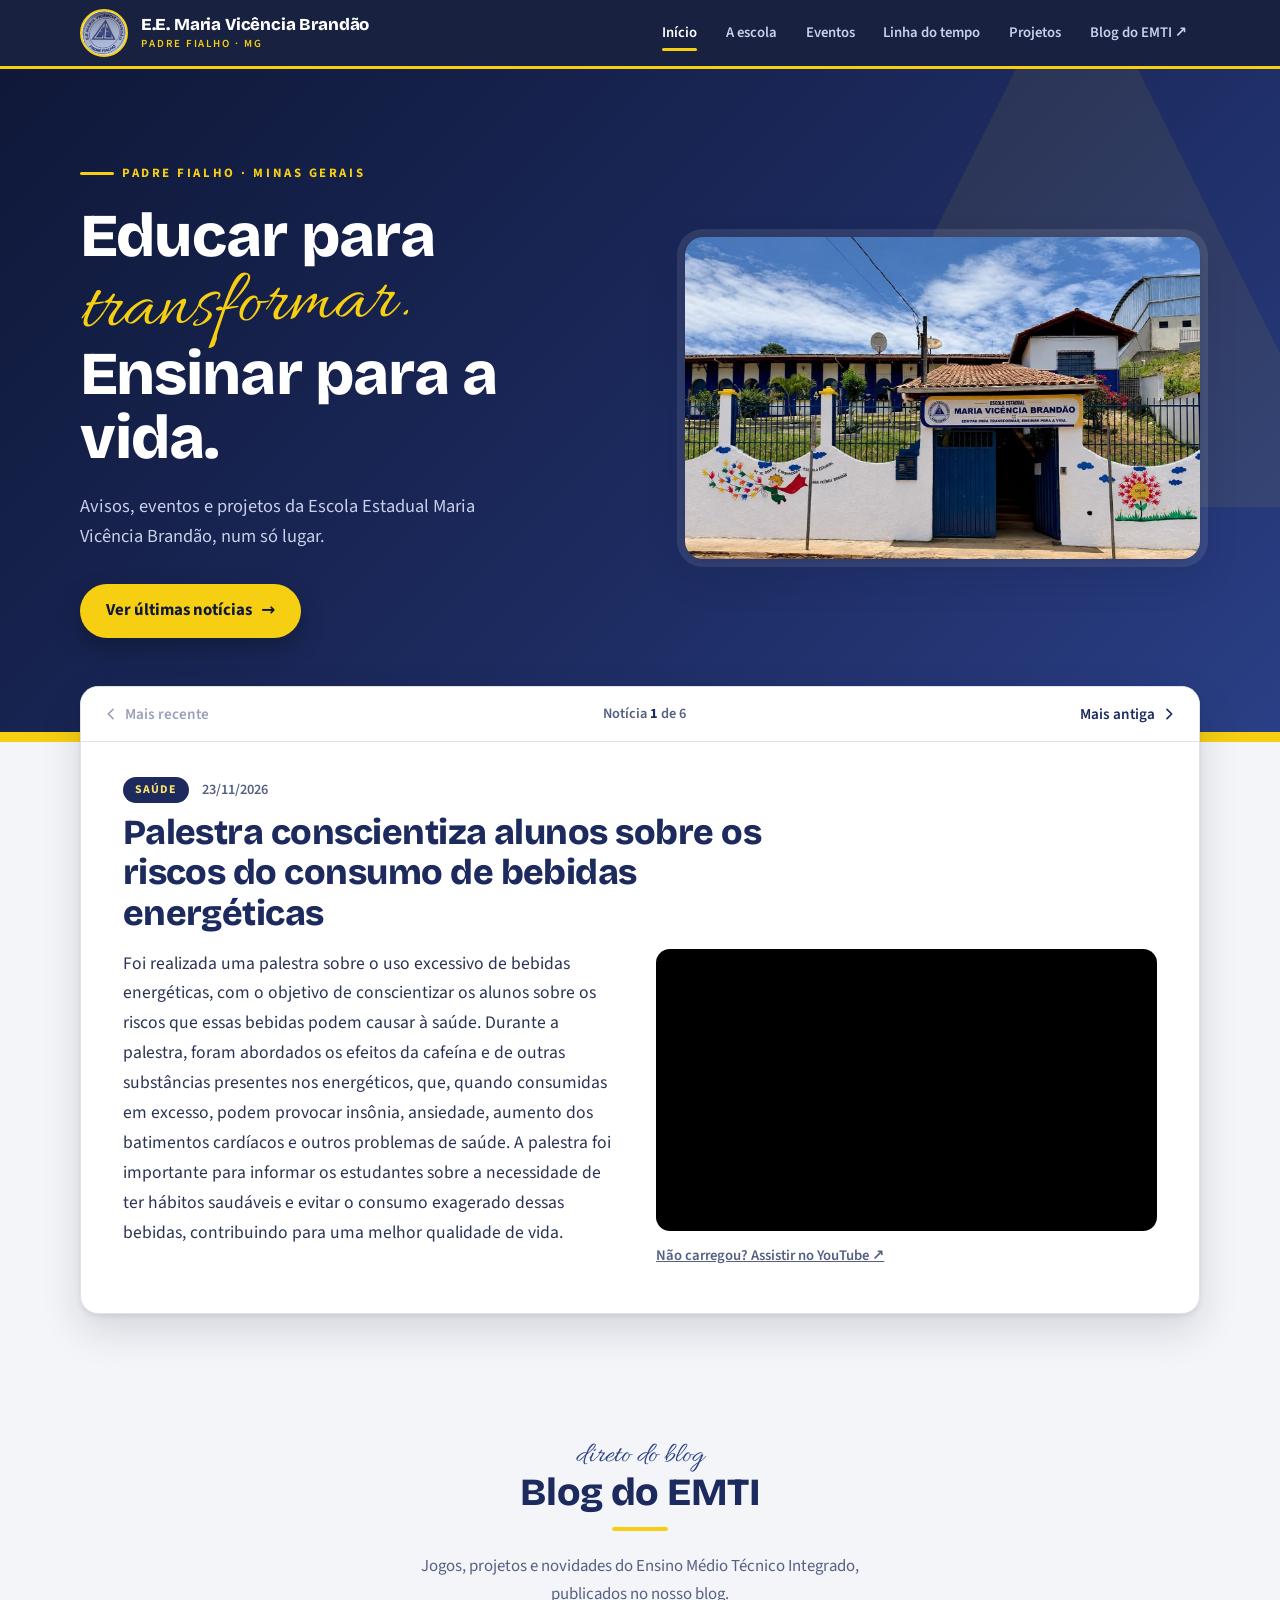
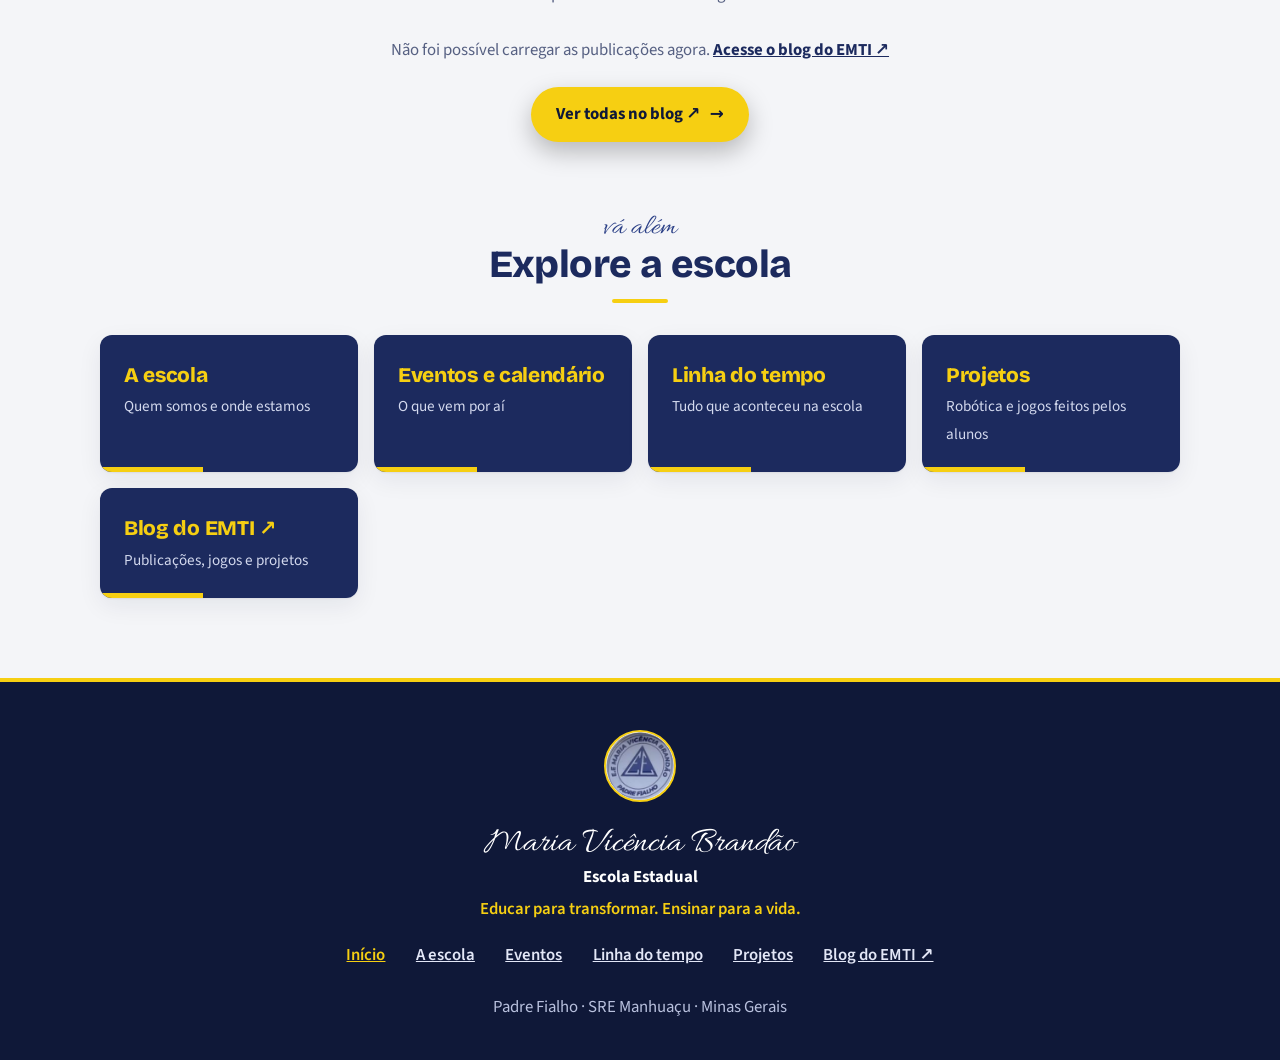
<file: index.html>
<!DOCTYPE html>
<html lang="pt-BR">
<head>
<meta charset="UTF-8">
<meta name="viewport" content="width=device-width, initial-scale=1, viewport-fit=cover">
<meta name="theme-color" content="#0f1838">
<title>E.E. Maria Vicência Brandão</title>
<link rel="icon" href="img/favicon.png">
<link rel="stylesheet" href="style.css">
</head>
<body data-pagina="inicio">
<main>
<section class="capa">
    <div class="capa-txt">
      <p class="capa-selo">Padre Fialho · Minas Gerais</p>
      <h1>Educar para <span class="script">transformar.</span><br>Ensinar para a vida.</h1>
      <p class="capa-sub">Avisos, eventos e projetos da Escola Estadual Maria Vicência Brandão, num só lugar.</p>
      <a class="botao" href="#home">Ver últimas notícias</a>
    </div>
    <figure class="capa-foto"><img src="img/fachada.jpg" alt="Entrada da Escola Estadual Maria Vicência Brandão"></figure>
  </section>

  <section id="home" class="destaque" aria-labelledby="noticiasTitulo">
    <div class="titulo-bloco"><span class="script">fique por dentro</span><h2 id="noticiasTitulo">Últimas notícias da escola</h2></div>
    <div class="noticias" id="noticias">
      <nav class="n-barra" aria-label="Navegar entre as notícias">
        <button type="button" class="n-btn" data-dir="-1" aria-label="Ir para a notícia mais recente">
          <svg viewBox="0 0 24 24" fill="none" stroke="currentColor" stroke-width="2.5" stroke-linecap="round" stroke-linejoin="round" aria-hidden="true"><path d="M15 5l-7 7 7 7"/></svg>
          <span><span class="n-mais">Mais </span>recente</span>
        </button>
        <p class="n-pos"><span class="n-pos-txt">Notícia </span><b id="nPos">1</b> de <span id="nTotal">1</span></p>
        <button type="button" class="n-btn" data-dir="1" aria-label="Ir para a notícia mais antiga">
          <span><span class="n-mais">Mais </span>antiga</span>
          <svg viewBox="0 0 24 24" fill="none" stroke="currentColor" stroke-width="2.5" stroke-linecap="round" stroke-linejoin="round" aria-hidden="true"><path d="M9 5l7 7-7 7"/></svg>
        </button>
      </nav>
      <article class="post" id="post"></article>
      <nav class="n-fim" id="nFim" aria-label="Continuar lendo"></nav>
      <p class="sr-only" id="noticiaStatus" role="status" aria-live="polite"></p>
    </div>
  </section>

  <section id="blog" class="bloco reveal">
    <div class="titulo-bloco"><span class="script">direto do blog</span><h2>Blog do EMTI</h2></div>
    <p class="intro">Jogos, projetos e novidades do Ensino Médio Técnico Integrado, publicados no nosso blog.</p>
    <div class="blog-lista" id="blogLista"><p class="blog-vazio">Carregando publicações…</p></div>
    <p class="blog-mais"><a class="botao" id="blogLink" href="https://eemariavicencia.blogspot.com/" target="_blank" rel="noopener">Ver todas no blog ↗</a></p>
  </section>

  <section id="explorar" class="bloco reveal">
    <div class="titulo-bloco"><span class="script">vá além</span><h2>Explore a escola</h2></div>
    <div class="atalhos">
      <a href="escola.html" class="atalho"><strong>A escola</strong><span>Quem somos e onde estamos</span></a>
      <a href="eventos.html" class="atalho"><strong>Eventos e calendário</strong><span>O que vem por aí</span></a>
      <a href="linha-do-tempo.html" class="atalho"><strong>Linha do tempo</strong><span>Tudo que aconteceu na escola</span></a>
      <a href="projetos.html" class="atalho"><strong>Projetos</strong><span>Robótica e jogos feitos pelos alunos</span></a>
      <a href="https://eemariavicencia.blogspot.com/" class="atalho" target="_blank" rel="noopener"><strong>Blog do EMTI ↗</strong><span>Publicações, jogos e projetos</span></a>
    </div>
  </section>
</main>
<script src="alunos.js"></script>
<script src="script.js"></script>
</body>
</html>
</file>
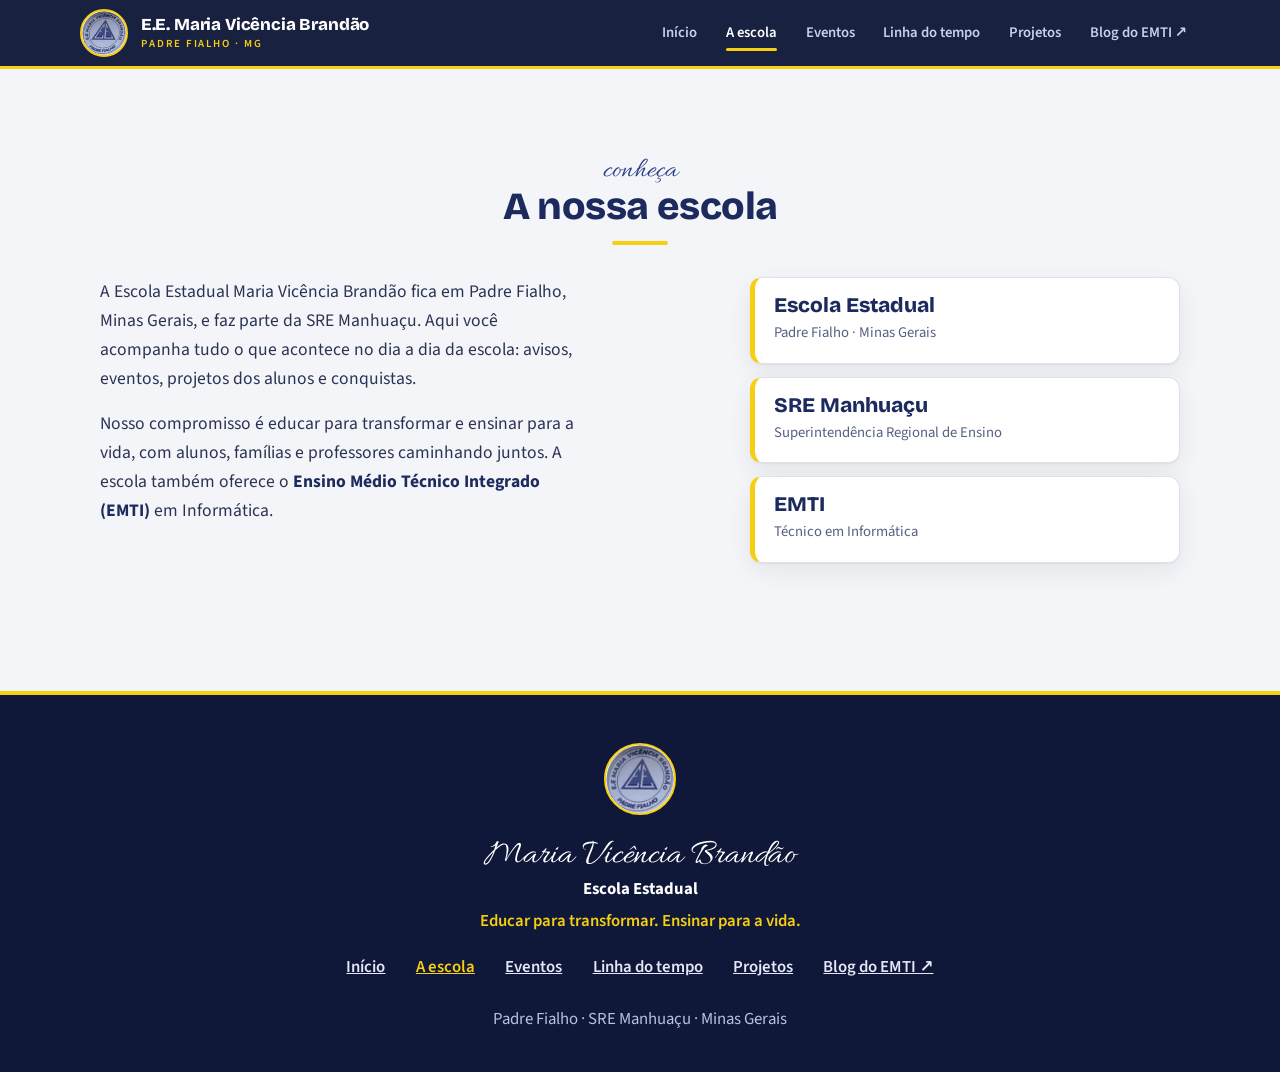
<file: escola.html>
<!DOCTYPE html>
<html lang="pt-BR">
<head>
<meta charset="UTF-8">
<meta name="viewport" content="width=device-width, initial-scale=1, viewport-fit=cover">
<meta name="theme-color" content="#0f1838">
<title>A escola · E.E. Maria Vicência Brandão</title>
<link rel="icon" href="img/favicon.png">
<link rel="stylesheet" href="style.css">
</head>
<body data-pagina="escola">
<main>
<section id="sobre" class="bloco reveal">
    <div class="titulo-bloco"><span class="script">conheça</span><h2>A nossa escola</h2></div>
    <div class="sobre">
      <div class="sobre-txt">
        <p>A Escola Estadual Maria Vicência Brandão fica em Padre Fialho, Minas Gerais, e faz parte da SRE Manhuaçu. Aqui você acompanha tudo o que acontece no dia a dia da escola: avisos, eventos, projetos dos alunos e conquistas.</p>
        <p>Nosso compromisso é educar para transformar e ensinar para a vida, com alunos, famílias e professores caminhando juntos. A escola também oferece o <strong>Ensino Médio Técnico Integrado (EMTI)</strong> em Informática.</p>
      </div>
      <ul class="numeros">
        <li><b>Escola Estadual</b><span>Padre Fialho · Minas Gerais</span></li>
        <li><b>SRE Manhuaçu</b><span>Superintendência Regional de Ensino</span></li>
        <li><b>EMTI</b><span>Técnico em Informática</span></li>
      </ul>
    </div>
  </section>
</main>
<script src="alunos.js"></script>
<script src="script.js"></script>
</body>
</html>
</file>
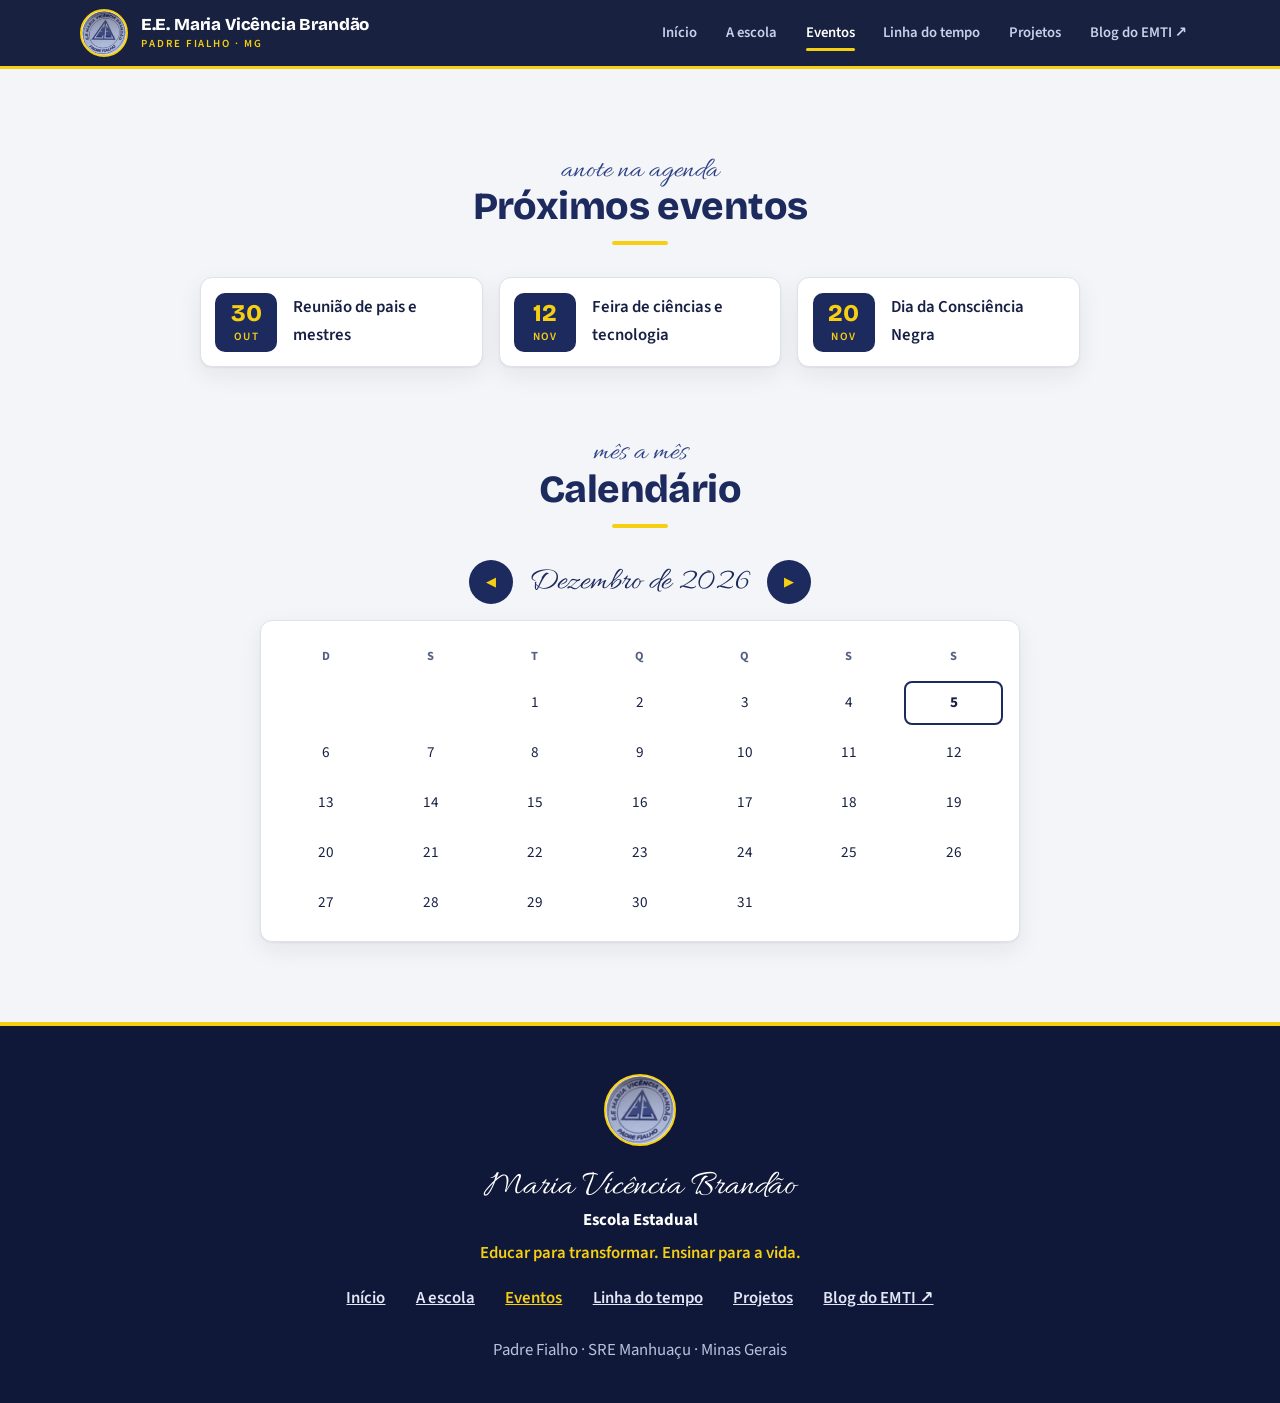
<file: eventos.html>
<!DOCTYPE html>
<html lang="pt-BR">
<head>
<meta charset="UTF-8">
<meta name="viewport" content="width=device-width, initial-scale=1, viewport-fit=cover">
<meta name="theme-color" content="#0f1838">
<title>Eventos e calendário · E.E. Maria Vicência Brandão</title>
<link rel="icon" href="img/favicon.png">
<link rel="stylesheet" href="style.css">
</head>
<body data-pagina="eventos">
<main>
  <section id="eventos" class="bloco reveal">
    <div class="titulo-bloco"><span class="script">anote na agenda</span><h2>Próximos eventos</h2></div>
    <ul class="eventos" id="listaEventos"></ul>
  </section>
  <section id="calendario" class="bloco reveal">
    <div class="titulo-bloco"><span class="script">mês a mês</span><h2>Calendário</h2></div>
    <div class="cal-nav">
      <button id="mesAnt" aria-label="Mês anterior">&#9664;</button>
      <strong id="mesTitulo"></strong>
      <button id="mesProx" aria-label="Próximo mês">&#9654;</button>
    </div>
    <div class="cal" id="cal"></div>
  </section>
</main>
<script src="alunos.js"></script>
<script src="script.js"></script>
</body>
</html>
</file>
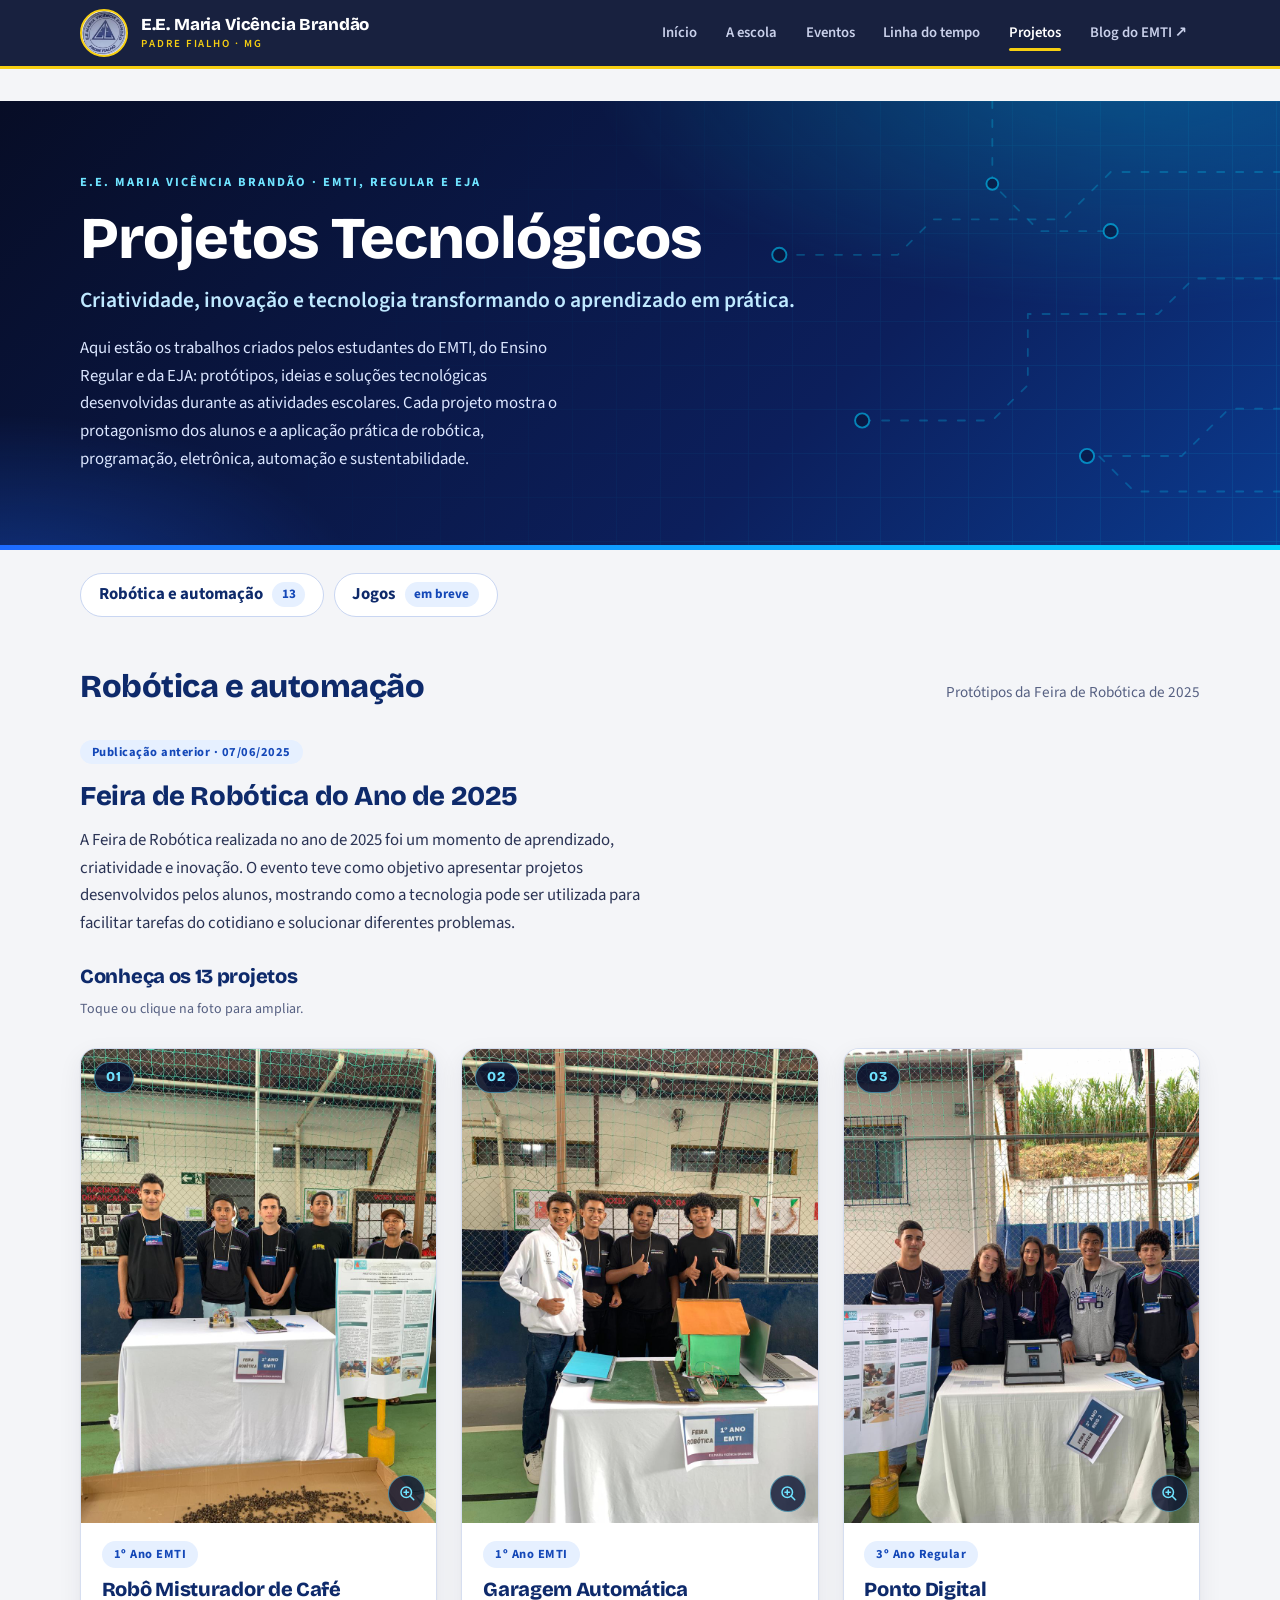
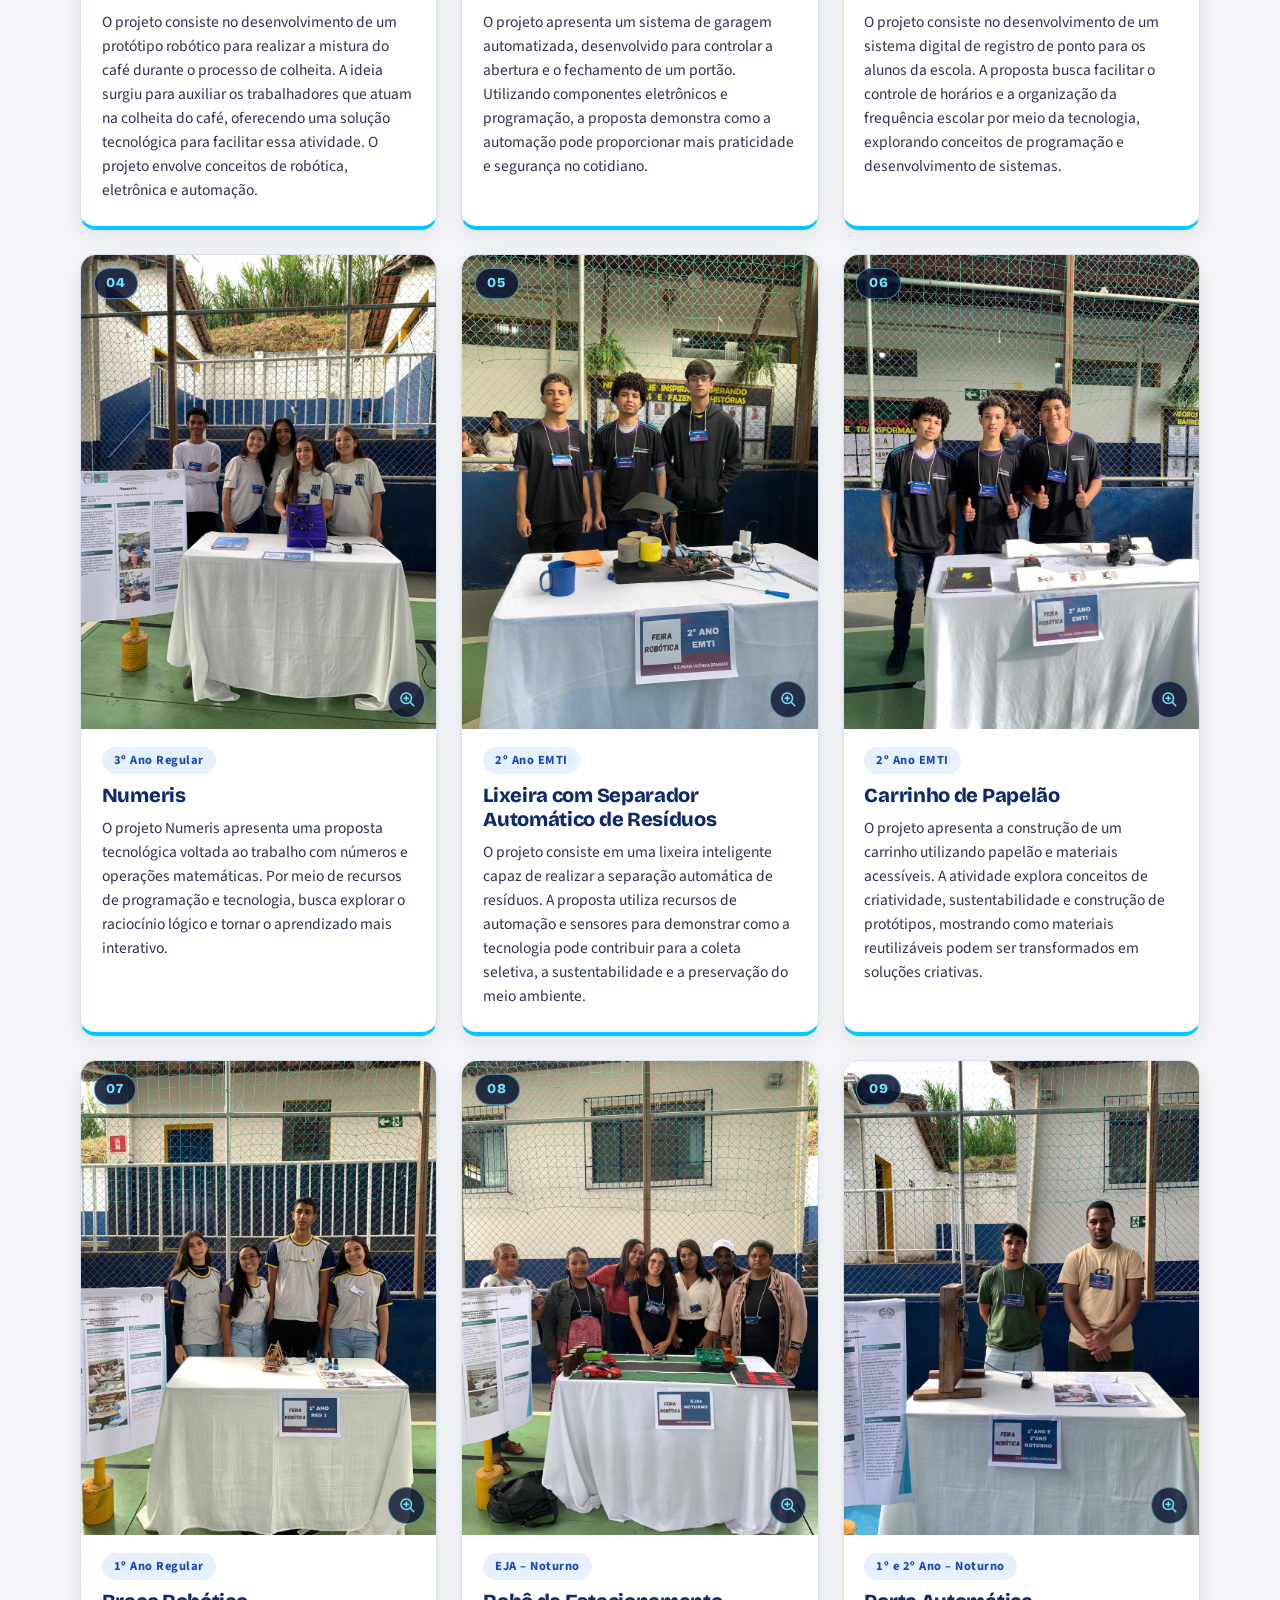
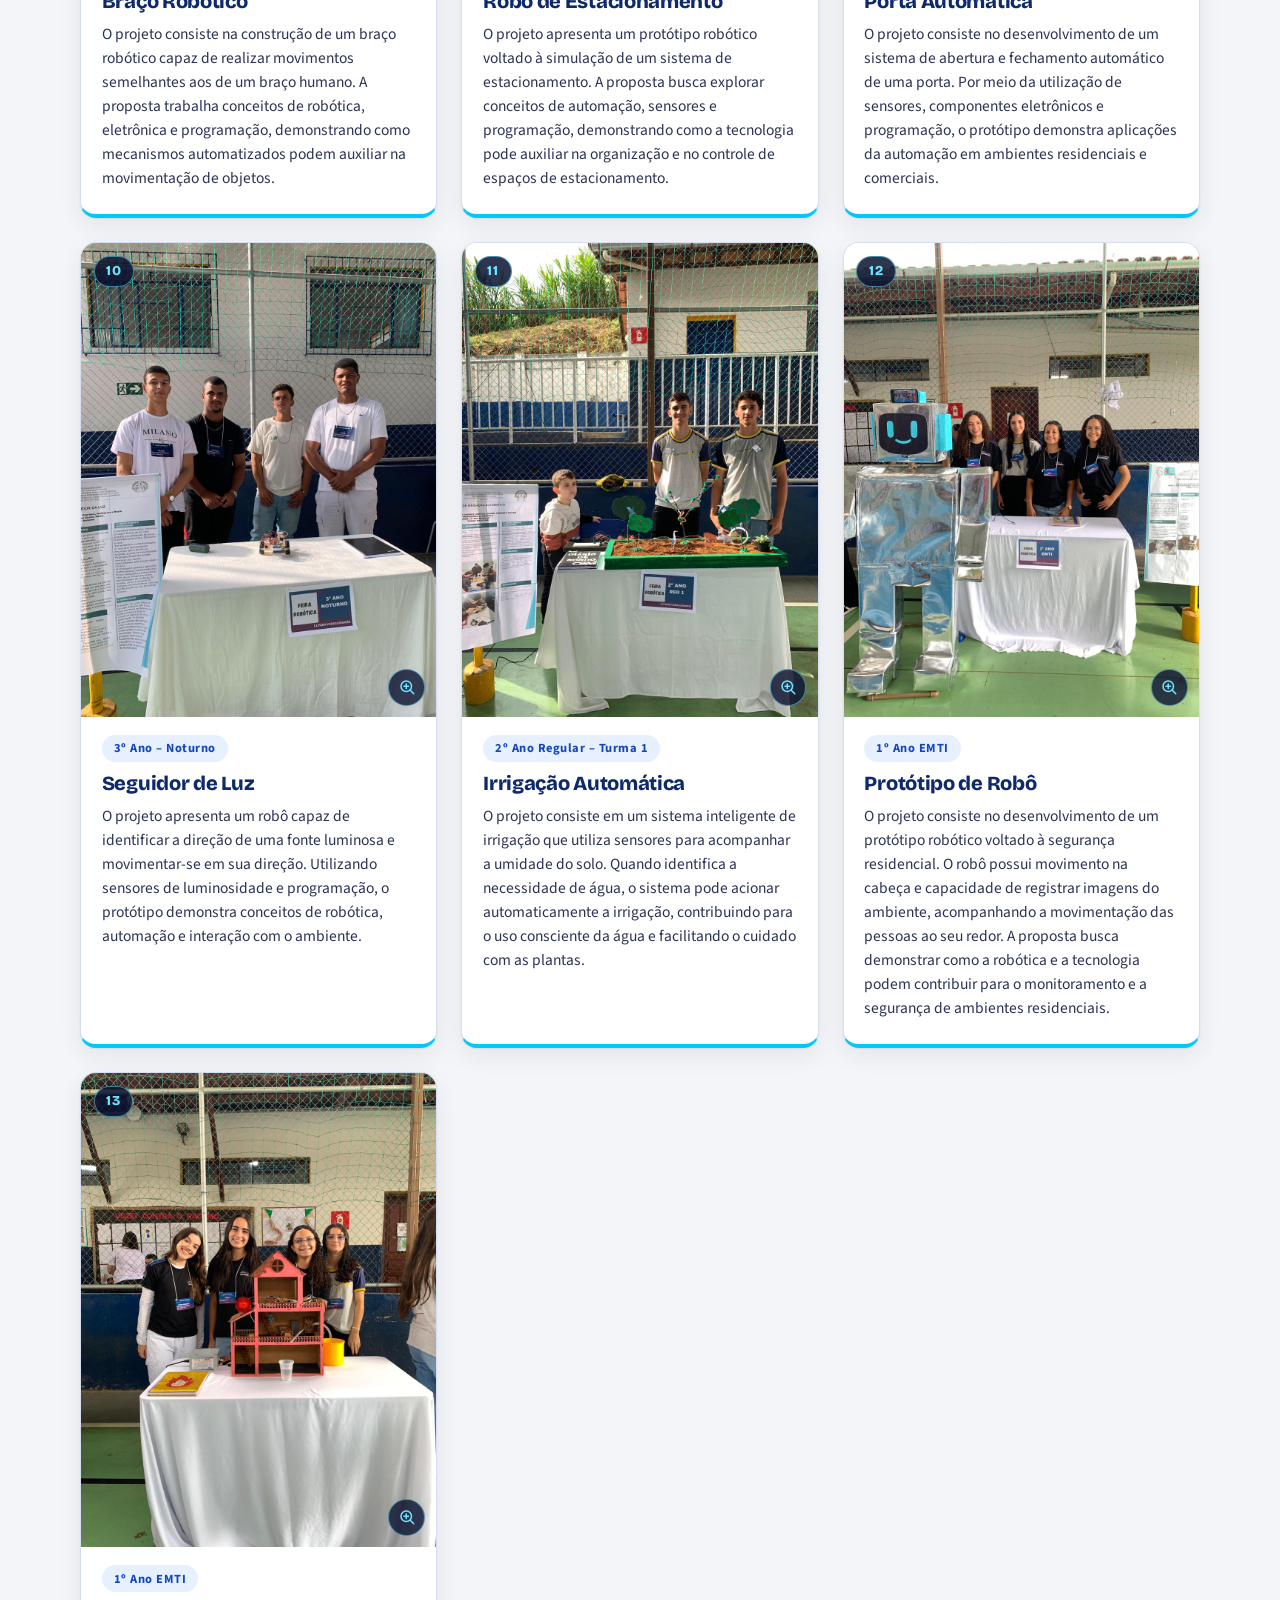
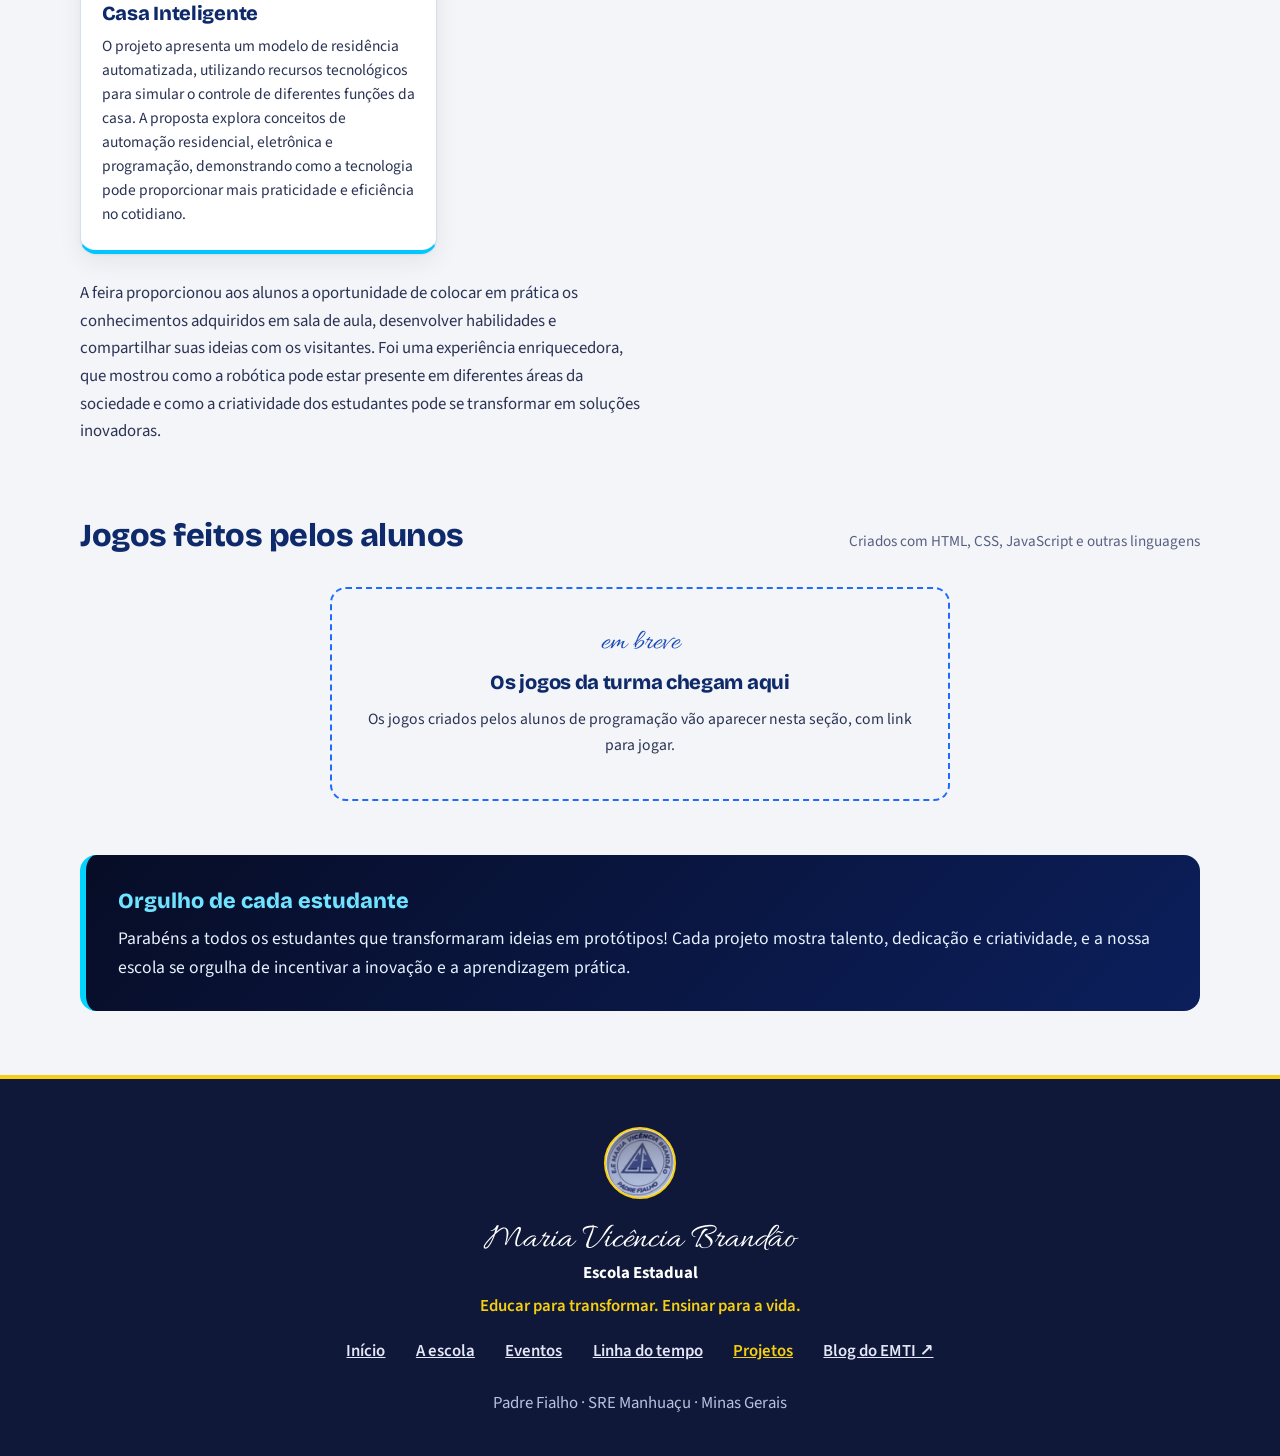
<file: games.html>
<!DOCTYPE html>
<html lang="pt-BR">
<head>
<meta charset="UTF-8">
<meta name="viewport" content="width=device-width, initial-scale=1">
<meta http-equiv="refresh" content="0; url=projetos.html#jogos">
<title>Games · E.E. Maria Vicência Brandão</title>
<link rel="canonical" href="projetos.html#jogos">
<script>location.replace("projetos.html#jogos");</script>
</head>
<body>
<p>Os jogos agora ficam na página de projetos. <a href="projetos.html#jogos">Ir para os jogos</a></p>
</body>
</html>
</file>
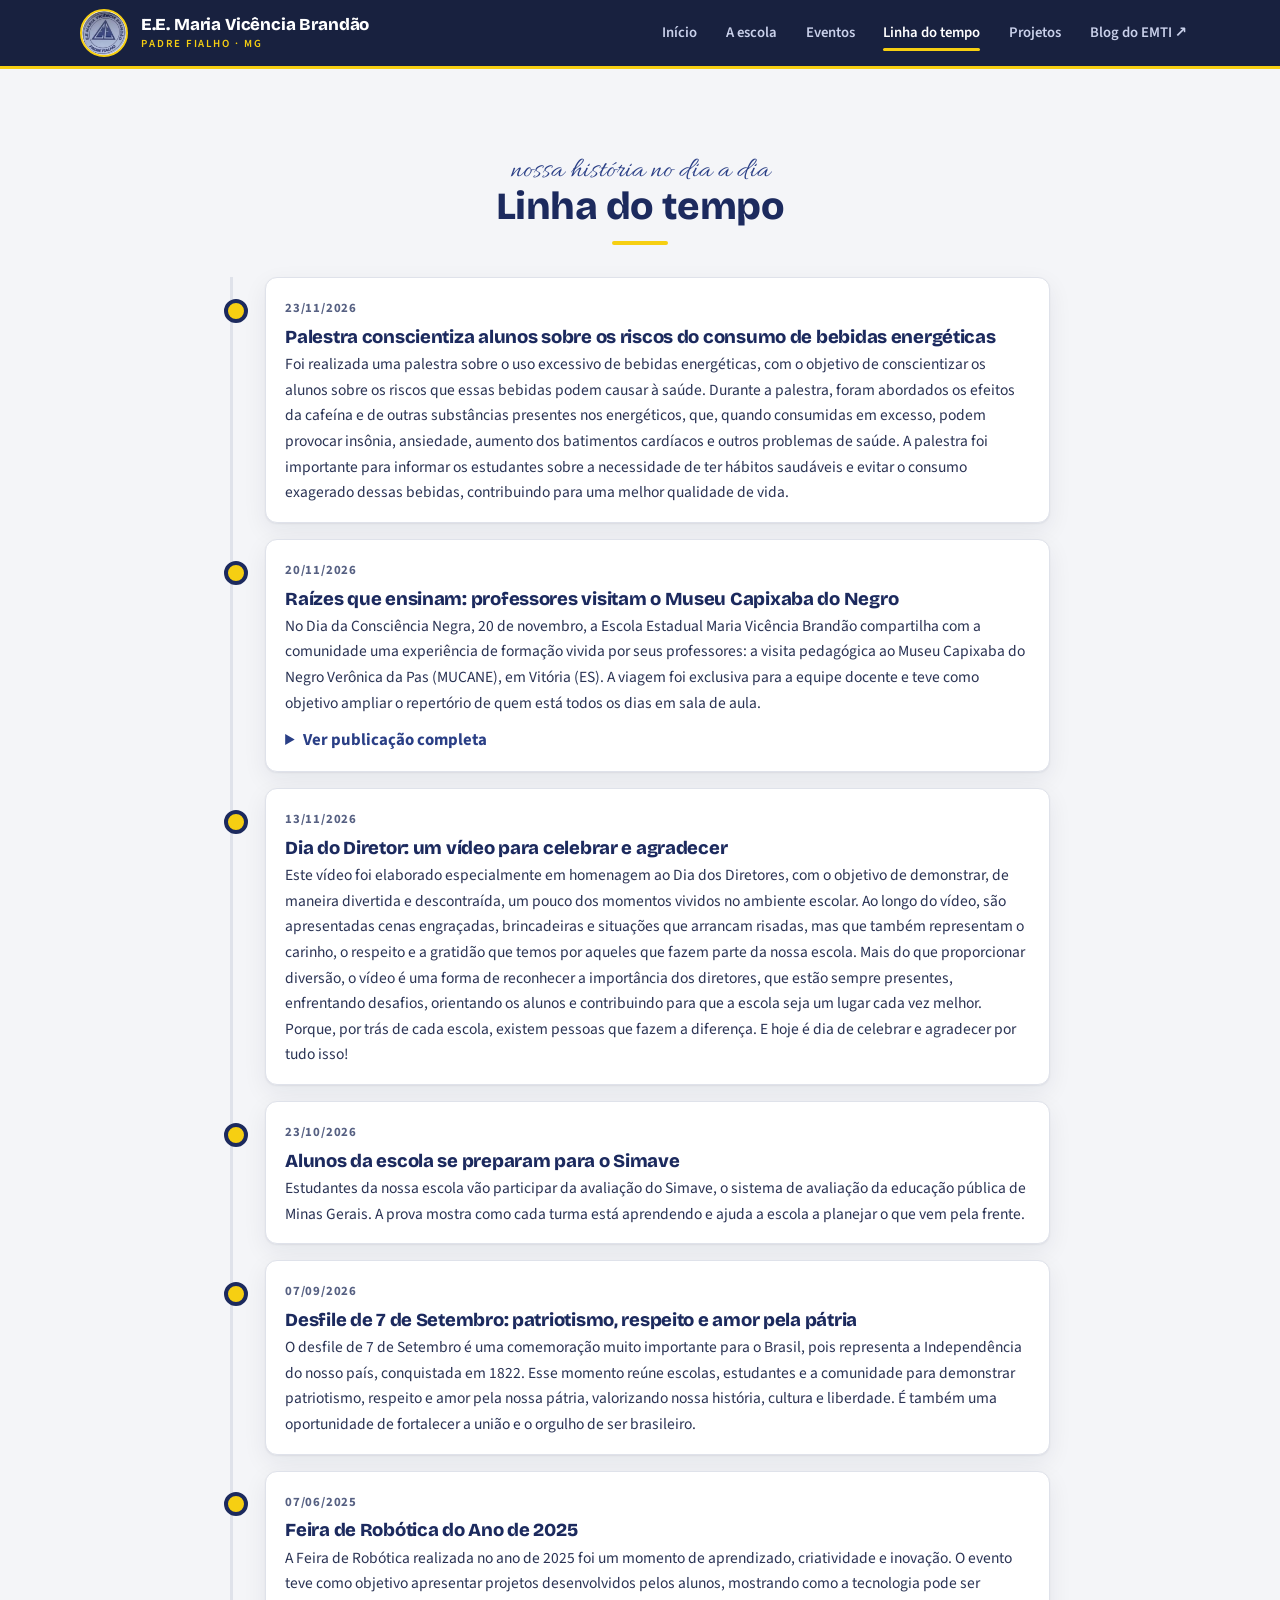
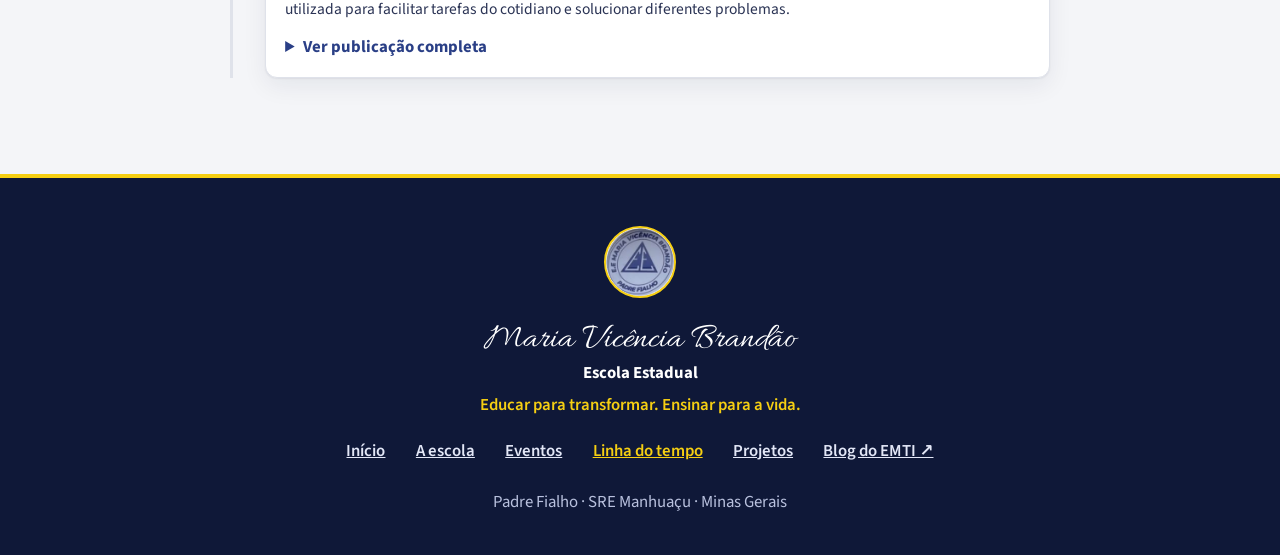
<file: linha-do-tempo.html>
<!DOCTYPE html>
<html lang="pt-BR">
<head>
<meta charset="UTF-8">
<meta name="viewport" content="width=device-width, initial-scale=1, viewport-fit=cover">
<meta name="theme-color" content="#0f1838">
<title>Linha do tempo · E.E. Maria Vicência Brandão</title>
<link rel="icon" href="img/favicon.png">
<link rel="stylesheet" href="style.css">
</head>
<body data-pagina="linha">
<main>
  <section id="linha-do-tempo" class="bloco reveal">
    <div class="titulo-bloco"><span class="script">nossa história no dia a dia</span><h2>Linha do tempo</h2></div>
    <ol class="linha" id="linha"></ol>
  </section>
</main>
<script src="alunos.js"></script>
<script src="script.js"></script>
</body>
</html>
</file>
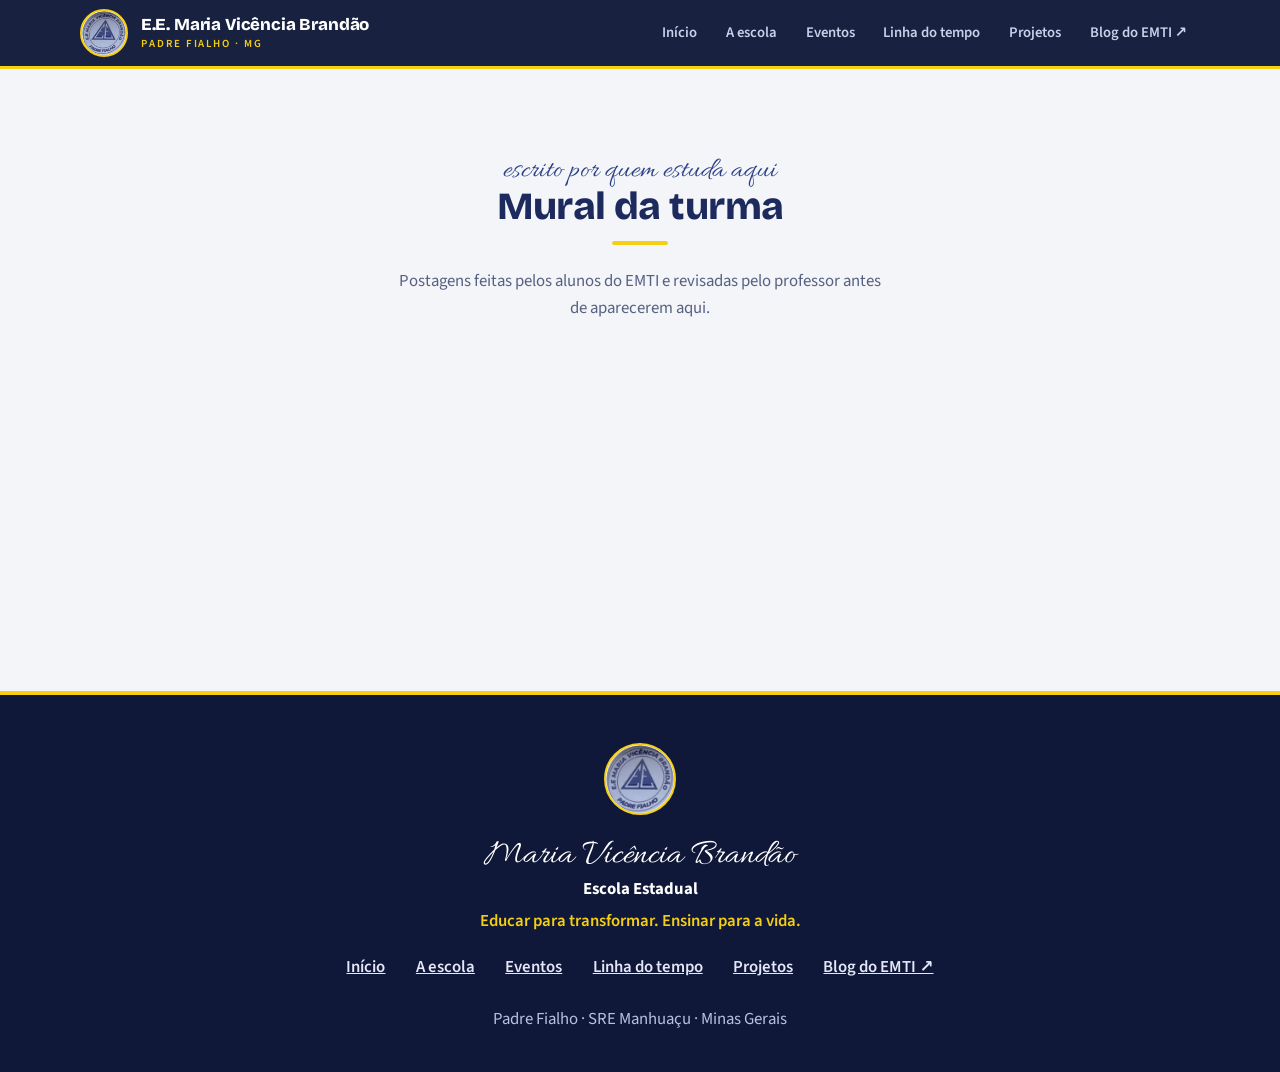
<file: mural.html>
<!DOCTYPE html>
<html lang="pt-BR">
<head>
<meta charset="UTF-8">
<meta name="viewport" content="width=device-width, initial-scale=1, viewport-fit=cover">
<meta name="theme-color" content="#0f1838">
<title>Mural da turma · E.E. Maria Vicência Brandão</title>
<link rel="icon" href="img/favicon.png">
<link rel="stylesheet" href="style.css">
</head>
<body data-pagina="mural">
<main>
  <section id="mural" class="bloco reveal">
    <div class="titulo-bloco"><span class="script">escrito por quem estuda aqui</span><h2>Mural da turma</h2></div>
    <p class="intro">Postagens feitas pelos alunos do EMTI e revisadas pelo professor antes de aparecerem aqui.</p>
    <div class="blog-lista" id="listaMural"></div>
  </section>
</main>
<script src="alunos.js"></script>
<script src="mural.js"></script>
<script src="script.js"></script>
</body>
</html>
</file>
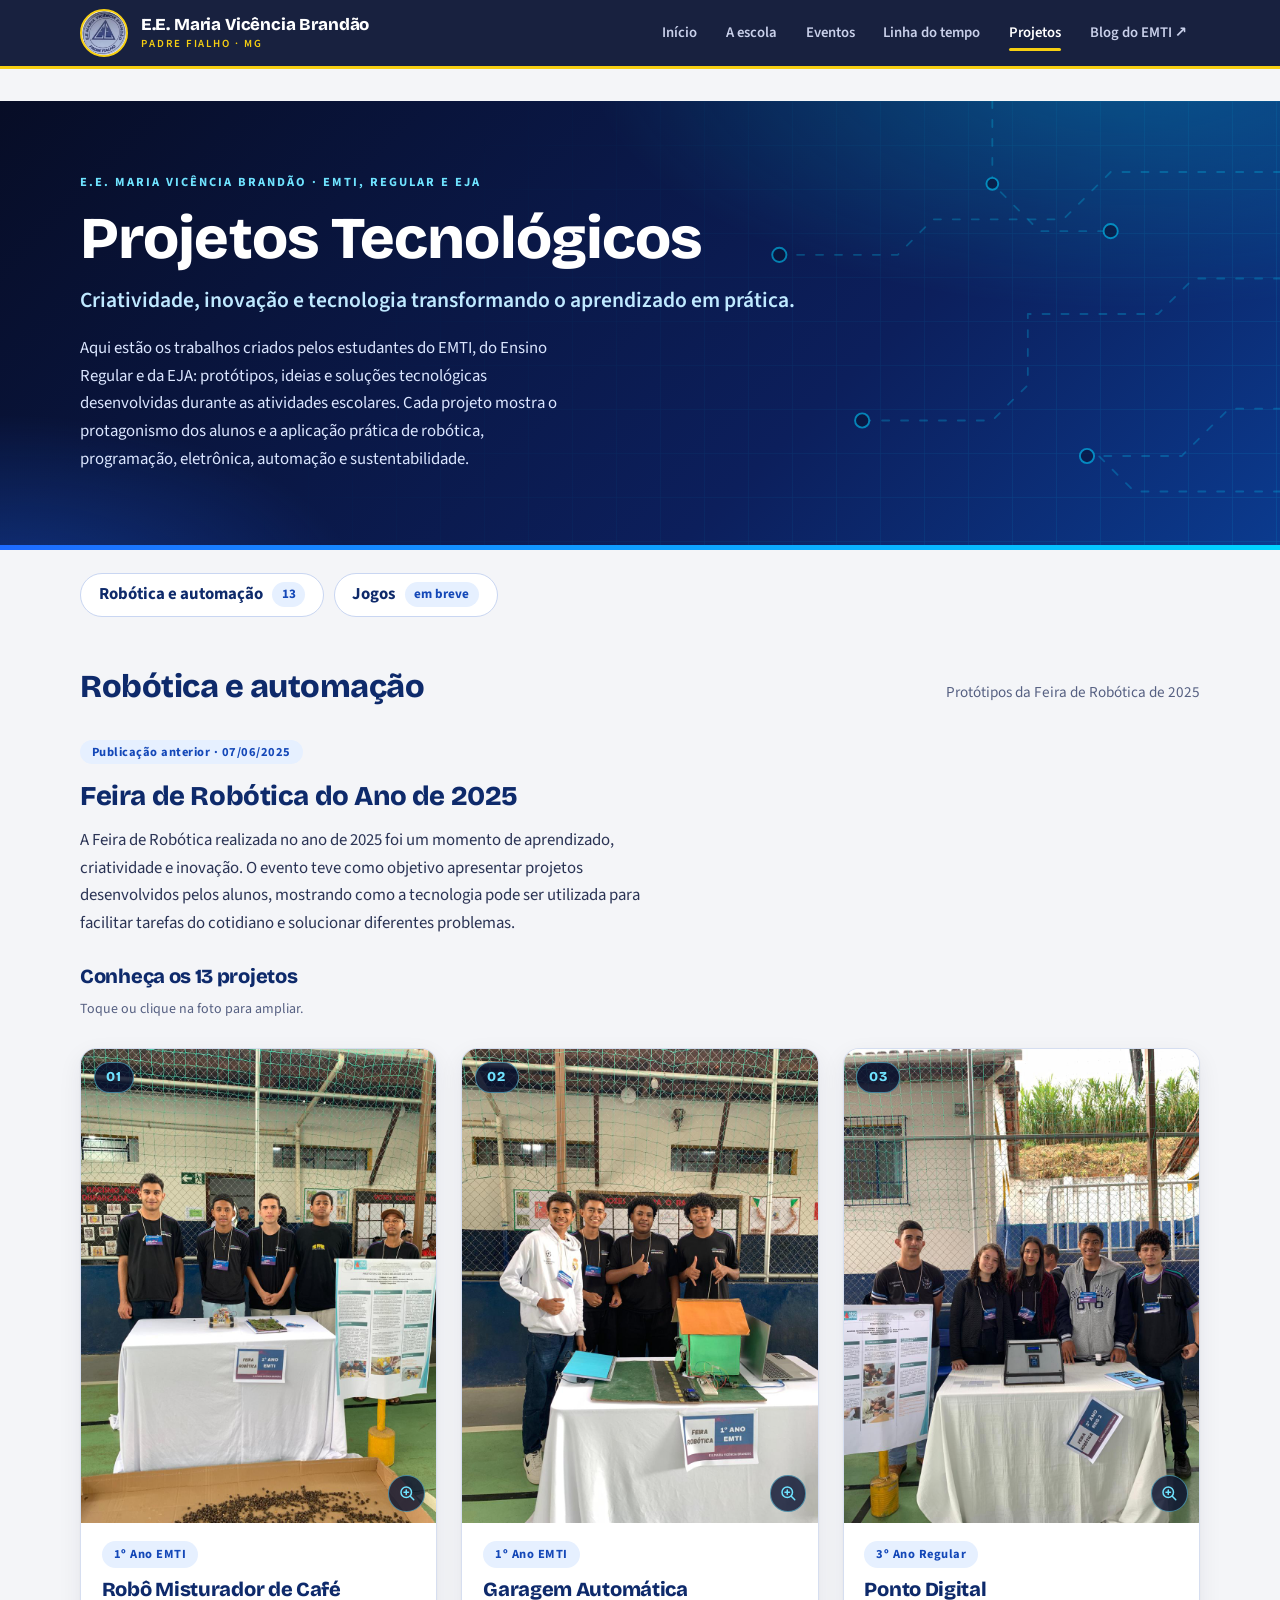
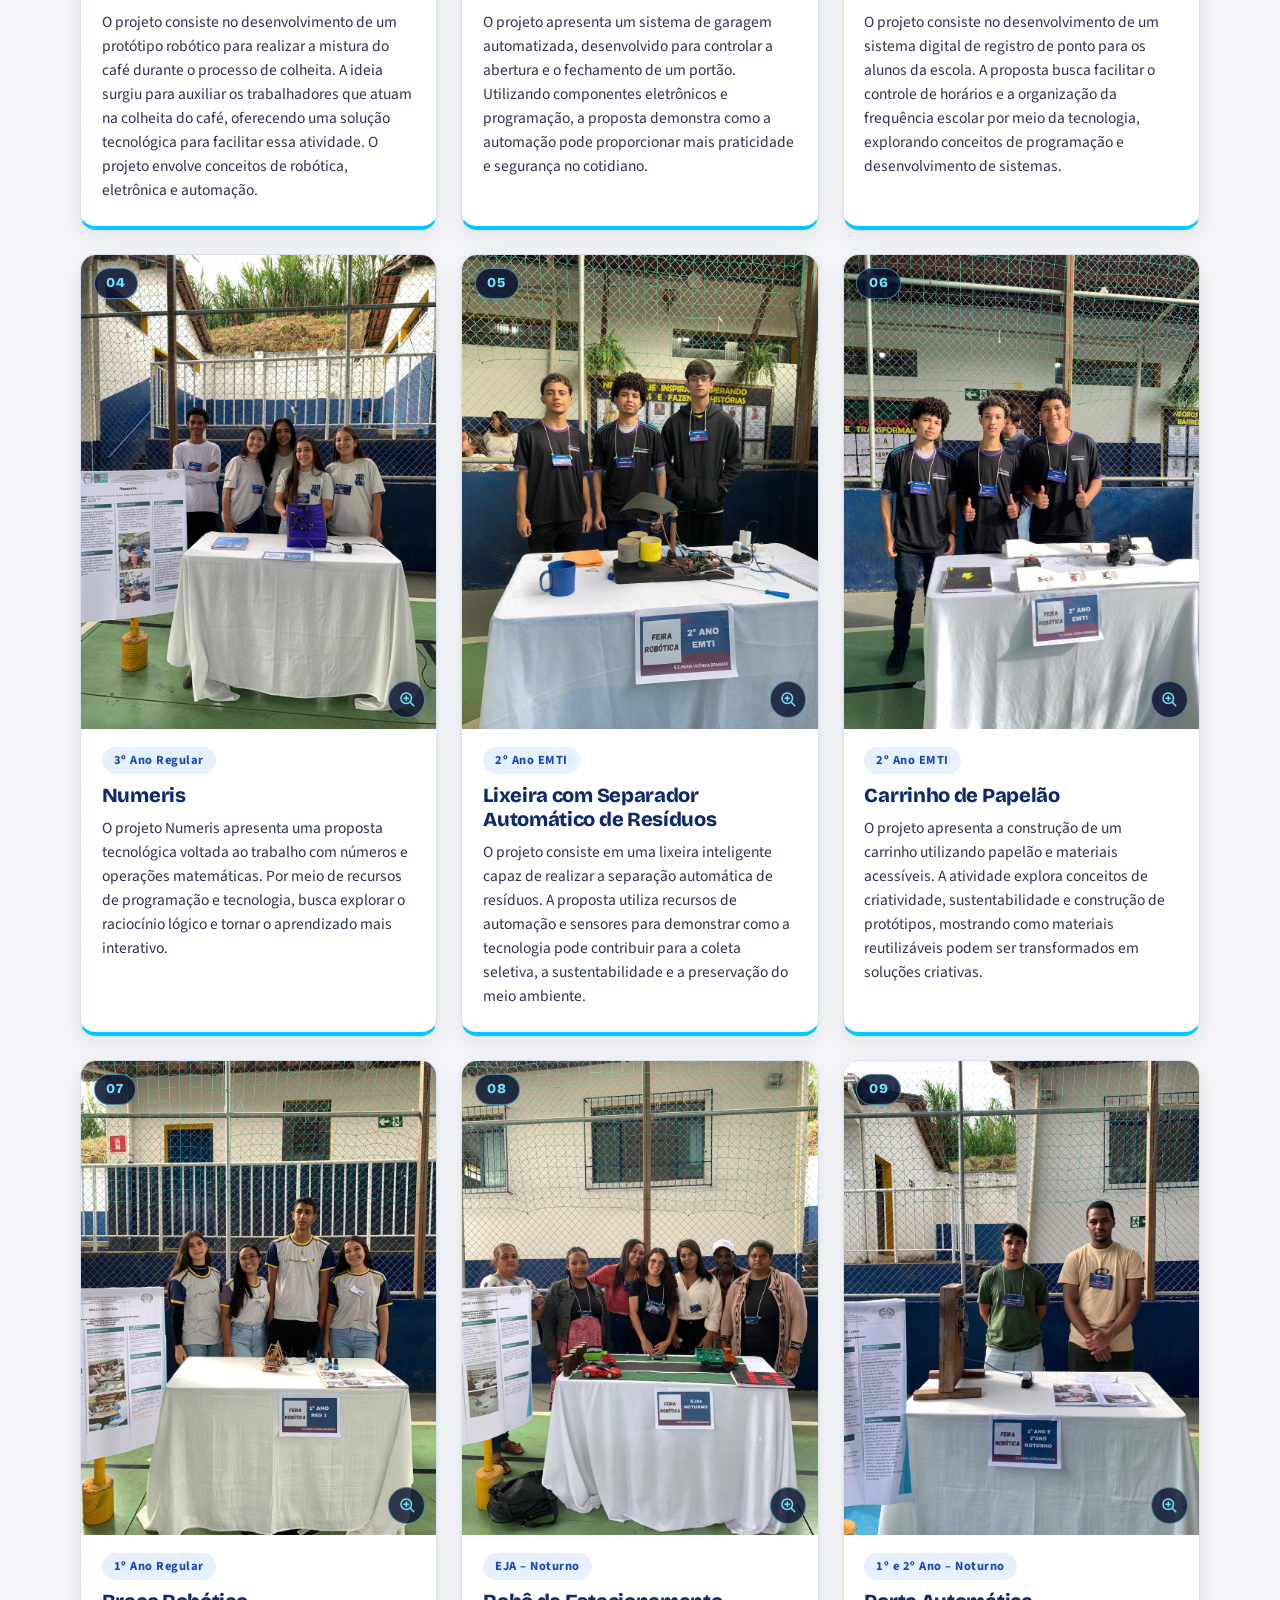
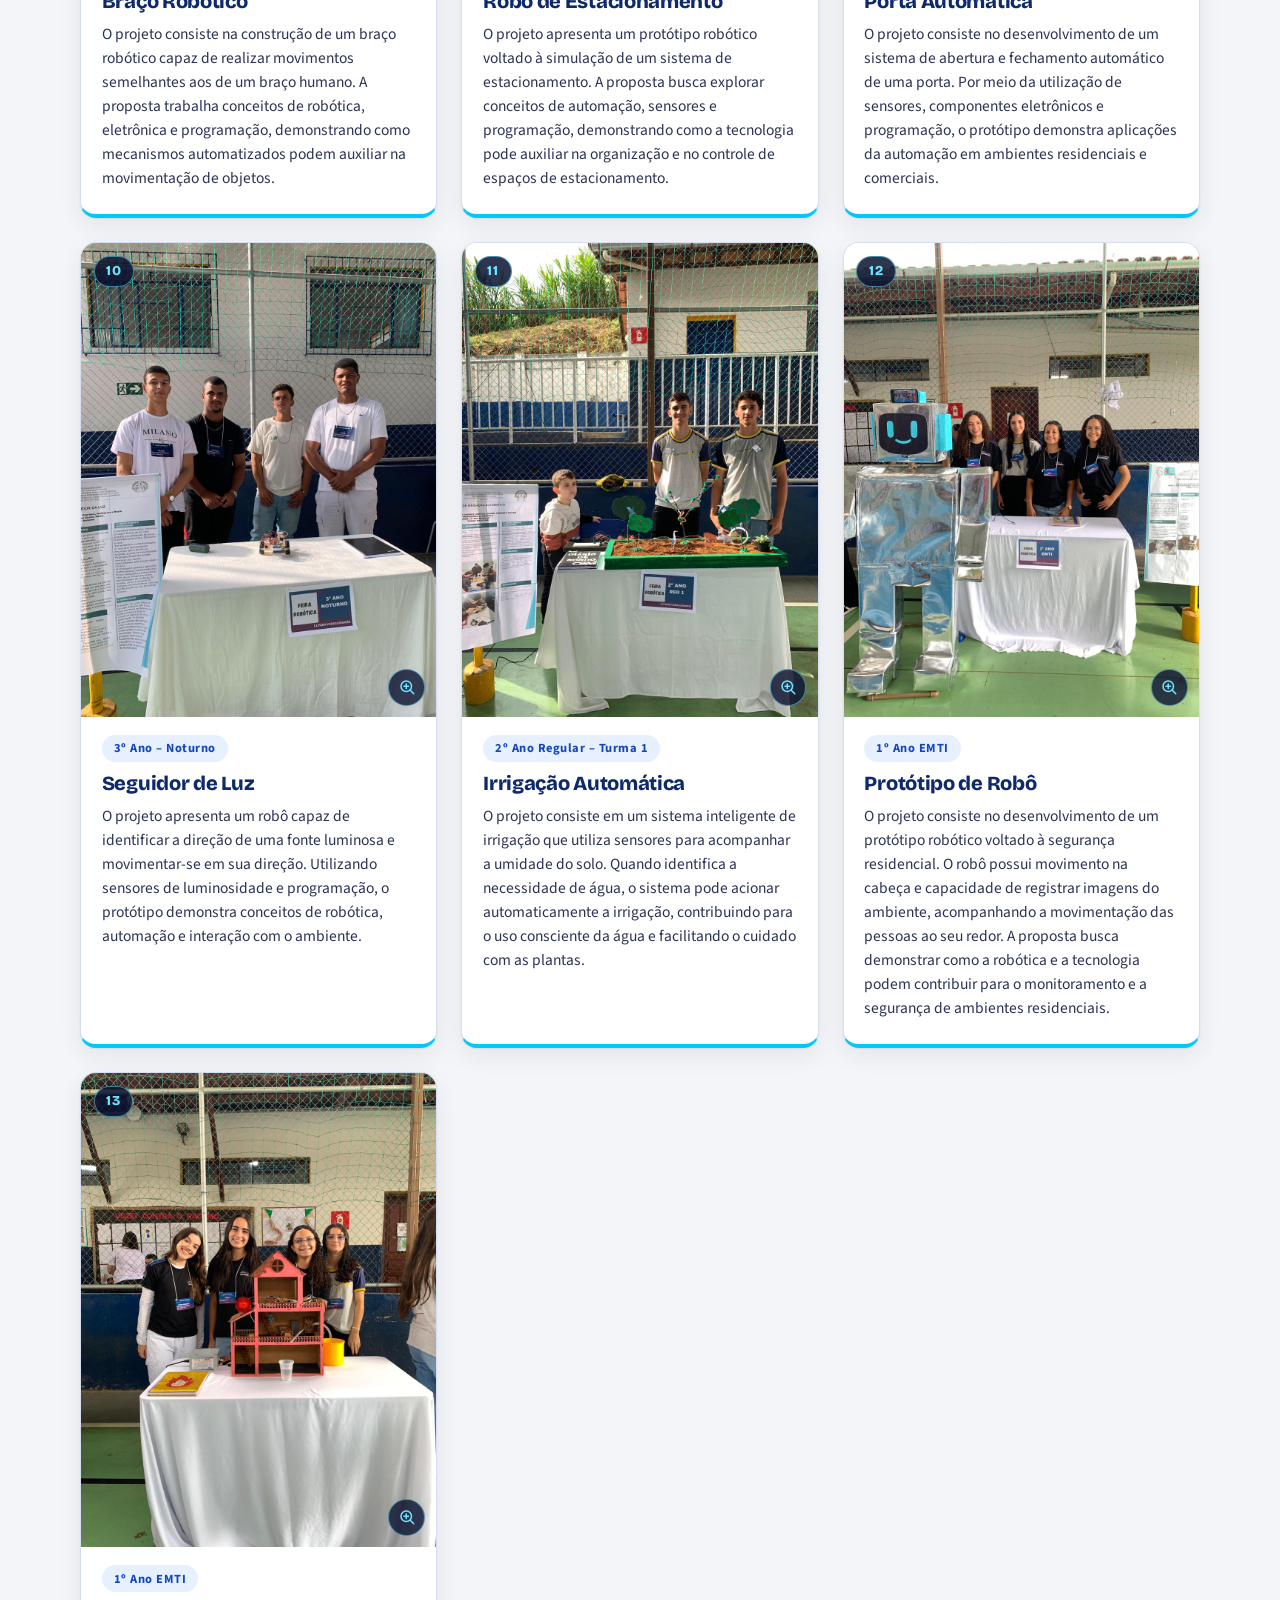
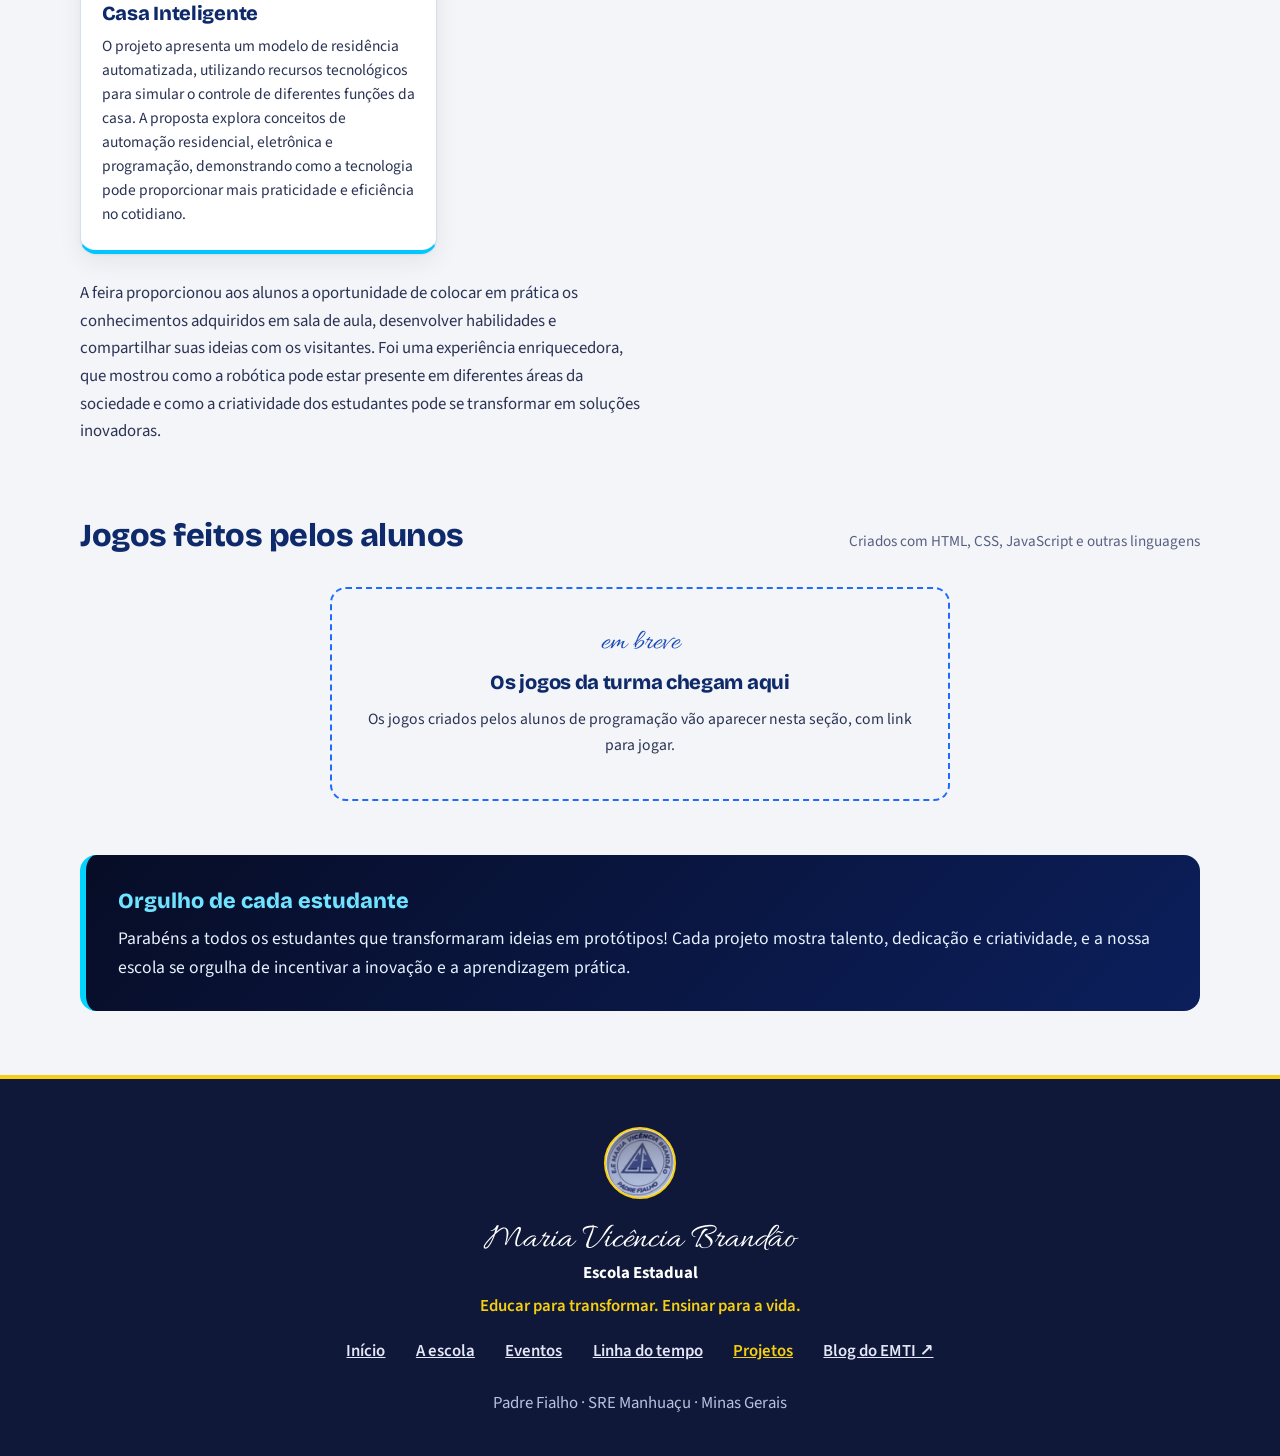
<file: projetos.html>
<!DOCTYPE html>
<html lang="pt-BR">
<head>
<meta charset="UTF-8">
<meta name="viewport" content="width=device-width, initial-scale=1, viewport-fit=cover">
<meta name="theme-color" content="#0f1838">
<title>Projetos · E.E. Maria Vicência Brandão</title>
<link rel="icon" href="img/favicon.png">
<link rel="stylesheet" href="style.css">
</head>
<body data-pagina="projetos">
<main>
  <section class="pt-capa">
    <svg class="pt-circuito" viewBox="0 0 560 380" preserveAspectRatio="xMaxYMid slice" aria-hidden="true">
      <path d="M560 60H400l-40 40H250l-30 30H120"/><path d="M560 150H470l-30 30H330v60l-30 30H190"/>
      <path d="M560 260H500l-40 40H380"/><path d="M560 330H420l-30-30"/><path d="M300 0v70l40 40h60"/>
      <circle cx="120" cy="130" r="6"/><circle cx="190" cy="270" r="6"/><circle cx="380" cy="300" r="6"/><circle cx="400" cy="110" r="6"/><circle cx="300" cy="70" r="5"/>
    </svg>
    <div class="pt-capa-in">
      <span class="pt-selo">E.E. Maria Vicência Brandão · EMTI, Regular e EJA</span>
      <h1>Projetos Tecnológicos</h1>
      <p class="pt-sub">Criatividade, inovação e tecnologia transformando o aprendizado em prática.</p>
      <p class="pt-apres">Aqui estão os trabalhos criados pelos estudantes do EMTI, do Ensino Regular e da EJA: protótipos, ideias e soluções tecnológicas desenvolvidas durante as atividades escolares. Cada projeto mostra o protagonismo dos alunos e a aplicação prática de robótica, programação, eletrônica, automação e sustentabilidade.</p>
    </div>
  </section>
  <nav class="pt-tipos" aria-label="Tipos de projeto">
    <a href="#robotica">Robótica e automação <span id="cntRobotica"></span></a>
    <a href="#jogos">Jogos <span id="cntJogos"></span></a>
  </nav>
  <section class="pt-galeria" id="robotica" aria-labelledby="tRobotica">
    <div class="pt-topo"><h2 id="tRobotica">Robótica e automação</h2><p>Protótipos da Feira de Robótica de 2025</p></div>
    <div class="pt-feira" id="feiraTxt"></div>
    <div class="pt-grade" id="projTec"></div>
    <div class="pt-feira-fecho" id="feiraFecho"></div>
  </section>
  <section class="pt-galeria pt-jogos" id="jogos" aria-labelledby="tJogos">
    <div class="pt-topo"><h2 id="tJogos">Jogos feitos pelos alunos</h2><p>Criados com HTML, CSS, JavaScript e outras linguagens</p></div>
    <div class="games" id="listaGames"></div>
  </section>
  <section class="pt-fecho reveal">
    <strong>Orgulho de cada estudante</strong>
    Parabéns a todos os estudantes que transformaram ideias em protótipos! Cada projeto mostra talento, dedicação e criatividade, e a nossa escola se orgulha de incentivar a inovação e a aprendizagem prática.
  </section>
  <dialog class="pt-lb" id="ptLb" aria-label="Foto ampliada"><button type="button" id="ptLbX" aria-label="Fechar">&times;</button><img id="ptLbImg" alt=""><p id="ptLbTxt"></p></dialog>
</main>
<script src="alunos.js"></script>
<script src="script.js"></script>
</body>
</html>
</file>
<file: style.css>
@font-face{font-family:"Allura";font-weight:400;font-display:swap;src:url(fonts/allura-latin-400-normal.woff2) format("woff2")}
@font-face{font-family:"Bricolage Grotesque";font-weight:600;font-display:swap;src:url(fonts/bricolage-grotesque-latin-600-normal.woff2) format("woff2")}
@font-face{font-family:"Bricolage Grotesque";font-weight:800;font-display:swap;src:url(fonts/bricolage-grotesque-latin-800-normal.woff2) format("woff2")}
@font-face{font-family:"Source Sans 3";font-weight:400;font-display:swap;src:url(fonts/source-sans-3-latin-400-normal.woff2) format("woff2")}
@font-face{font-family:"Source Sans 3";font-weight:600;font-display:swap;src:url(fonts/source-sans-3-latin-600-normal.woff2) format("woff2")}
@font-face{font-family:"Source Sans 3";font-weight:700;font-display:swap;src:url(fonts/source-sans-3-latin-700-normal.woff2) format("woff2")}

/* Sistema de design: azul marinho + amarelo do brasão/uniforme */
:root{
  --azul:#1c2a5e;--azul-2:#2a3f86;--azul-3:#0f1838;
  --amarelo:#f6cf12;--amarelo-2:#ffe56a;
  --fundo:#f4f5f8;--linha:#dfe2ea;--branco:#fff;
  --texto:#172042;--suave:#566082;
  --r:12px;--sombra:0 1px 2px rgba(15,24,56,.06),0 8px 24px rgba(15,24,56,.07);
  --sombra-2:0 2px 4px rgba(15,24,56,.08),0 16px 40px rgba(15,24,56,.14);
  --script:"Allura","Brush Script MT",cursive;
  --titulo:"Bricolage Grotesque",system-ui,sans-serif;
  --larg:1120px;
}
*{box-sizing:border-box;margin:0;padding:0}
html{scroll-behavior:smooth;scroll-padding-top:calc(var(--topo-h,72px) + 12px)}
body{font-family:"Source Sans 3",system-ui,sans-serif;color:var(--texto);background:var(--fundo);line-height:1.65;font-size:1.05rem;-webkit-font-smoothing:antialiased}
h1,h2,h3,.atalho strong{font-family:var(--titulo);letter-spacing:-.015em}
a{color:inherit}
img{max-width:100%}
:focus-visible{outline:3px solid var(--azul-2);outline-offset:3px}
.topo :focus-visible,.rodape :focus-visible,.capa :focus-visible,.atalho:focus-visible,.alunos summary:focus-visible{outline-color:var(--amarelo)}
.lightbox :focus-visible{outline-color:#fff}
main:focus{outline:none}
.script{font-family:var(--script);font-weight:400}

/* ===== Cabeçalho ===== */
.topo{position:sticky;top:0;z-index:30;display:flex;align-items:center;justify-content:space-between;flex-wrap:wrap;gap:.5rem 1.5rem;padding:.55rem max(1.25rem,calc((100% - var(--larg))/2));background:rgba(15,24,56,.96);backdrop-filter:blur(10px);color:#fff;border-bottom:3px solid var(--amarelo)}
.marca{display:flex;align-items:center;gap:.8rem;text-decoration:none;min-width:0}
.marca-logo{width:48px;height:48px;border-radius:50%;background:#fff;border:2px solid var(--amarelo)}
.marca-nome{font-family:var(--titulo);font-weight:800;font-size:1.05rem;line-height:1.15;letter-spacing:-.01em}
.marca-nome small{display:block;font-family:"Source Sans 3",sans-serif;font-weight:600;font-size:.68rem;letter-spacing:.18em;text-transform:uppercase;color:var(--amarelo);margin-top:.2rem}
.menu{display:flex;gap:.3rem}
.menu a{text-decoration:none;font-weight:600;font-size:.93rem;padding:.45rem .85rem;border-radius:99px;color:#d6dbf0;transition:background .2s,color .2s}
.menu a:hover{background:rgba(255,255,255,.1);color:#fff}
.menu a.ativo{background:var(--amarelo);color:var(--azul)}
.menu-btn{display:none;background:transparent;border:1.5px solid var(--amarelo);color:var(--amarelo);padding:.35rem .9rem;border-radius:99px;font:600 .95rem inherit;font-family:inherit;cursor:pointer}

/* ===== Capa ===== */
.capa{position:relative;overflow:hidden;display:grid;grid-template-columns:1.05fr 1fr;gap:4rem;align-items:center;color:#fff;padding:5.5rem max(1.5rem,calc((100% - var(--larg))/2)) 6.5rem;background:linear-gradient(135deg,var(--azul-3) 0%,var(--azul) 55%,var(--azul-2) 100%)}
/* marca-d'água: triângulo do brasão */
.capa::before{content:"";position:absolute;right:-6%;top:-18%;width:560px;height:560px;background:rgba(246,207,18,.07);clip-path:polygon(50% 0,100% 100%,0 100%)}
.capa::after{content:"";position:absolute;inset:auto 0 0 0;height:10px;background:linear-gradient(90deg,var(--amarelo) 0 33%,var(--azul-3) 33% 36%,var(--amarelo) 36% 100%)}
.capa>*{position:relative;z-index:1}
.capa-selo{display:inline-flex;align-items:center;gap:.5rem;color:var(--amarelo);font-weight:700;font-size:.8rem;letter-spacing:.2em;text-transform:uppercase;margin-bottom:1.3rem}
.capa-selo::before{content:"";width:34px;height:3px;background:var(--amarelo);border-radius:2px}
.capa h1{font-size:clamp(2.3rem,5vw,3.8rem);line-height:1.05;font-weight:800;margin-bottom:1.3rem;animation:sobe .8s ease-out both}
.capa h1 .script{display:inline-block;color:var(--amarelo);font-size:1.3em;line-height:.9;letter-spacing:0;transform:rotate(-2deg)}
.capa-sub{font-size:1.15rem;color:#c9d0ea;max-width:44ch;margin-bottom:2rem}
.botao{display:inline-flex;align-items:center;gap:.6rem;background:var(--amarelo);color:var(--azul-3);font-weight:700;text-decoration:none;padding:.85rem 1.6rem;border-radius:99px;box-shadow:0 10px 24px rgba(0,0,0,.25);transition:transform .2s,background .2s}
.botao::after{content:"→";transition:transform .2s}
.botao:hover{background:var(--amarelo-2);transform:translateY(-2px)}
.botao:hover::after{transform:translateX(4px)}
.capa-foto img{display:block;width:100%;aspect-ratio:16/10;object-fit:cover;object-position:50% 50%;border-radius:18px;box-shadow:var(--sombra-2),0 0 0 8px rgba(255,255,255,.1)}
@keyframes sobe{from{opacity:0;transform:translateY(18px)}to{opacity:1;transform:none}}

/* ===== Títulos de seção ===== */
.titulo-bloco{margin-bottom:2rem}
.titulo-bloco .script{display:block;font-size:1.8rem;color:var(--azul-2);line-height:1}
.titulo-bloco h2{font-size:clamp(1.8rem,3.6vw,2.4rem);font-weight:800;color:var(--azul);line-height:1.12}
.titulo-bloco::after{content:"";display:block;width:56px;height:4px;border-radius:2px;background:var(--amarelo);margin-top:.8rem}

/* ===== Últimas notícias (sobrepõe a capa) ===== */
.destaque{position:relative;padding:0 1rem 4.5rem;margin-top:-3.5rem;z-index:2}
.destaque .titulo-bloco{display:none}
.post{flex:1;min-width:0;background:var(--branco);border-radius:18px;padding:2.2rem 2.6rem;min-height:260px;box-shadow:var(--sombra-2);border:1px solid var(--linha);animation:sobe .45s ease-out both}
.post .linha-topo{display:flex;flex-wrap:wrap;align-items:center;gap:.8rem;margin-bottom:.6rem}
.post time{font-size:.9rem;color:var(--suave);font-weight:600}
.post h2{font-size:clamp(1.5rem,3vw,2.2rem);font-weight:800;line-height:1.15;color:var(--azul);margin-bottom:.9rem}
.post p+p{margin-top:.8rem}
.tag{display:inline-block;background:var(--azul);color:var(--amarelo-2);font-size:.74rem;font-weight:700;padding:.2rem .8rem;border-radius:99px;letter-spacing:.08em;text-transform:uppercase}
.post-lista{list-style:none;margin:1.4rem 0;display:grid;grid-template-columns:repeat(4,1fr);gap:.8rem}
.post-lista li{background:var(--fundo);border:1px solid var(--linha);border-top:3px solid var(--amarelo);border-radius:10px;padding:.8rem 1rem;font-size:.95rem;line-height:1.4}
.post-lista b{display:block;color:var(--azul);font-family:var(--titulo);margin-bottom:.15rem}
.post-nota{margin-top:1.2rem;padding:1rem 1.2rem;background:var(--azul);color:#e6e9f6;border-radius:12px;font-size:1rem;border-left:5px solid var(--amarelo)}
.post-nota .script{color:var(--amarelo);font-size:1.7rem;line-height:1;margin-right:.4rem}
.contador{margin-top:1.2rem;font-size:.9rem;color:var(--suave);text-align:center;font-weight:600;letter-spacing:.04em}

/* ===== Blocos ===== */
.bloco{max-width:var(--larg);margin:0 auto;padding:3.5rem 1.25rem 1rem}
.sobre{display:grid;grid-template-columns:1.4fr 1fr;gap:3rem;align-items:start}
.sobre-txt p{margin-bottom:1rem;font-size:1.1rem;color:#2a3354}
.sobre-txt strong{color:var(--azul)}
.numeros{list-style:none;display:grid;gap:.8rem}
.numeros li{background:var(--branco);border:1px solid var(--linha);border-left:5px solid var(--amarelo);border-radius:var(--r);padding:1rem 1.2rem;box-shadow:var(--sombra);transition:transform .2s}
.numeros li:hover{transform:translateX(4px)}
.numeros b{display:block;font-family:var(--titulo);font-weight:800;font-size:1.3rem;color:var(--azul);line-height:1.2}
.numeros span{font-size:.92rem;color:var(--suave)}

.eventos{list-style:none;display:grid;grid-template-columns:repeat(auto-fit,minmax(280px,1fr));gap:1rem}
.eventos li{display:flex;gap:1rem;align-items:center;background:var(--branco);border:1px solid var(--linha);border-radius:var(--r);padding:.9rem 1.2rem .9rem .9rem;font-weight:600;box-shadow:var(--sombra);transition:transform .2s,box-shadow .2s}
.eventos li:hover{transform:translateY(-3px);box-shadow:var(--sombra-2)}
.ev-data{background:var(--azul);color:var(--amarelo);border-radius:10px;min-width:62px;text-align:center;padding:.45rem .3rem;line-height:1.1}
.ev-data b{display:block;font-size:1.5rem;font-family:var(--titulo)}
.ev-data small{font-size:.7rem;text-transform:uppercase;letter-spacing:.12em}

.linha{list-style:none;position:relative;margin-left:.6rem;padding-left:2rem;border-left:3px solid var(--linha)}
.linha li{position:relative;background:var(--branco);border:1px solid var(--linha);border-radius:var(--r);padding:1rem 1.2rem;margin-bottom:1rem;box-shadow:var(--sombra)}
.linha li::before{content:"";position:absolute;left:calc(-2rem - 10px);top:1.3rem;width:16px;height:16px;border-radius:50%;background:var(--amarelo);border:4px solid var(--azul)}
.linha time{font-size:.8rem;font-weight:700;color:var(--suave);letter-spacing:.06em}
.linha h3{color:var(--azul);font-size:1.15rem;font-weight:800}
.linha p{font-size:.97rem;color:#2a3354}

.cal-nav{display:flex;align-items:center;gap:1rem;margin-bottom:1rem}
.cal-nav button{background:var(--azul);color:var(--amarelo);border:none;width:44px;height:44px;border-radius:50%;cursor:pointer;transition:background .2s}
.cal-nav button:hover{background:var(--azul-2)}
.cal-nav strong{min-width:210px;text-align:center;font-family:var(--script);font-weight:400;font-size:2rem;color:var(--azul);line-height:1}
.cal-nav strong::first-letter{text-transform:uppercase}
.cal{display:grid;grid-template-columns:repeat(7,1fr);gap:6px;background:var(--branco);padding:1rem;border-radius:var(--r);border:1px solid var(--linha);box-shadow:var(--sombra)}
.cal div{padding:.55rem .2rem;text-align:center;border-radius:8px;min-height:44px;font-size:.95rem}
.cal .sem{color:var(--suave);min-height:0;font-weight:700;font-size:.78rem;letter-spacing:.08em}
.cal .vazio{background:transparent}
.cal .evento{background:var(--amarelo);font-weight:800;color:var(--azul-3)}
.cal .hoje{outline:2px solid var(--azul);outline-offset:-2px;font-weight:800}

.projetos{display:grid;grid-template-columns:repeat(auto-fit,minmax(250px,1fr));gap:1.2rem}
.projeto{background:var(--branco);border:1px solid var(--linha);border-radius:var(--r);padding:1.5rem;box-shadow:var(--sombra);transition:transform .2s,box-shadow .2s}
.projeto:hover{transform:translateY(-4px);box-shadow:var(--sombra-2)}
.projeto h3{color:var(--azul);margin:.8rem 0 .4rem;font-size:1.25rem;font-weight:800}
.projeto p{font-size:.98rem;color:#2a3354}

.atalhos{display:grid;grid-template-columns:repeat(auto-fit,minmax(210px,1fr));gap:1rem}
.atalho{position:relative;background:var(--azul);color:#fff;border-radius:var(--r);padding:1.5rem;text-decoration:none;box-shadow:var(--sombra);overflow:hidden;transition:transform .2s,background .2s}
.atalho::after{content:"";position:absolute;left:0;bottom:0;height:5px;width:40%;background:var(--amarelo);transition:width .3s}
.atalho:hover{transform:translateY(-4px);background:var(--azul-2)}
.atalho:hover::after{width:100%}
.atalho strong{display:block;font-size:1.3rem;font-weight:800;color:var(--amarelo)}
.atalho span{font-size:.95rem;color:#d3d9ee}

/* ===== Rodapé ===== */
.rodape{margin-top:4rem;background:var(--azul-3);color:#b9c1de;text-align:center;padding:3rem 1rem 2.4rem;border-top:4px solid var(--amarelo)}
.rodape-logo{width:72px;height:72px;border-radius:50%;border:2px solid var(--amarelo);margin-bottom:.8rem;background:#fff}
.rodape strong{color:#fff}
.rodape .nome-script{font-family:var(--script);font-size:2.2rem;color:#fff;line-height:1.1}
.lema{color:var(--amarelo);font-weight:600;margin:.3rem 0 .6rem}

.reveal{opacity:0;transform:translateY(22px);transition:opacity .6s ease,transform .6s ease}
.reveal.visivel{opacity:1;transform:none}

/* ===== Lista de alunos ===== */
.alunos{margin-top:1.4rem;border:1px solid var(--linha);border-radius:var(--r);overflow:hidden;background:#fff}
.alunos summary{cursor:pointer;list-style:none;background:var(--azul);color:#fff;padding:.85rem 1.1rem;font-family:var(--titulo);font-weight:800;display:flex;align-items:center;gap:.8rem}
.alunos summary::-webkit-details-marker{display:none}
.alunos summary b{background:var(--amarelo);color:var(--azul);border-radius:99px;padding:0 .75rem;font-size:.9rem}
.alunos summary::after{content:"▾";color:var(--amarelo);margin-left:auto;transition:transform .2s}
.alunos[open] summary::after{transform:rotate(180deg)}
.alunos-busca{display:flex;align-items:center;flex-wrap:wrap;gap:.6rem 1rem;padding:.8rem 1.1rem;background:var(--fundo);border-bottom:1px solid var(--linha)}
.alunos-busca input{flex:1 1 220px;font:inherit;padding:.6rem .9rem;border:1.5px solid var(--linha);border-radius:99px;background:#fff;color:var(--texto)}
.alunos-busca input:focus{border-color:var(--azul);outline:none;box-shadow:0 0 0 3px rgba(246,207,18,.5)}
.alunos-busca small{color:var(--suave);font-weight:600}
.alunos ul{list-style:none;columns:3 220px;column-gap:1.6rem;padding:1rem 1.2rem;max-height:560px;overflow:auto;font-size:.95rem;line-height:1.35}
.alunos li{padding:.32rem 0 .32rem 1rem;border-bottom:1px solid var(--fundo);break-inside:avoid;position:relative}
.alunos li[hidden]{display:none}
.alunos li::before{content:"";position:absolute;left:0;top:.8em;width:.42rem;height:.42rem;border-radius:50%;background:var(--amarelo);border:2px solid var(--azul)}

/* ===== Responsivo ===== */
@media (max-width:900px){
  .capa{grid-template-columns:1fr;gap:2.5rem;padding-top:3.5rem;padding-bottom:6rem}
  .post-lista{grid-template-columns:repeat(2,1fr)}
  .sobre{grid-template-columns:1fr;gap:1.5rem}
}
@media (max-width:760px){
  .menu-btn{display:block}
  .marca{flex:1}
  .menu{order:5;display:none;flex-direction:column;width:100%;padding:.6rem 0}
  .menu.aberto{display:flex}
  .menu a{border-radius:10px}
  .marca-logo{width:42px;height:42px}
  .marca-nome{font-size:.92rem}
  .post{padding:1.4rem 1.2rem}
  .post-lista{grid-template-columns:1fr}
  .cal-nav strong{min-width:160px;font-size:1.6rem}
  .cal{padding:.5rem;gap:3px}
  .alunos ul{max-height:none;overflow:visible;columns:1;padding:.6rem 1rem}
}
@media (prefers-reduced-motion:reduce){
  .capa h1,.post{animation:none}html{scroll-behavior:auto}*{transition:none!important}
  .reveal{opacity:1;transform:none}
}

/* ===== Menu refinado ===== */
.menu{gap:.2rem;align-items:center}
.menu a{position:relative;background:none!important;border-radius:0;padding:.55rem .8rem;font-size:.92rem;color:#c9d0ea;white-space:nowrap}
.menu a::after{content:"";position:absolute;left:.8rem;right:.8rem;bottom:.2rem;height:3px;border-radius:2px;background:var(--amarelo);transform:scaleX(0);transform-origin:left;transition:transform .25s}
.menu a:hover{color:#fff}
.menu a:hover::after{transform:scaleX(.5)}
.menu a.ativo{color:#fff}
.menu a.ativo::after{transform:scaleX(1)}
.menu-btn{align-items:center;gap:.6rem;font-weight:600}
.burger,.burger::before,.burger::after{display:block;width:20px;height:2px;background:var(--amarelo);border-radius:2px;transition:transform .25s,opacity .2s}
.burger{position:relative}
.burger::before,.burger::after{content:"";position:absolute;left:0}
.burger::before{top:-6px}.burger::after{top:6px}
.menu-btn[aria-expanded="true"] .burger{background:transparent}
.menu-btn[aria-expanded="true"] .burger::before{transform:translateY(6px) rotate(45deg)}
.menu-btn[aria-expanded="true"] .burger::after{transform:translateY(-6px) rotate(-45deg)}
@media (max-width:900px){.menu a{padding:.55rem .5rem;font-size:.88rem}.menu a::after{left:.5rem;right:.5rem}}
@media (max-width:820px){
  .menu-btn{display:inline-flex}
  .menu{order:5;display:none;flex-direction:column;align-items:stretch;gap:0;width:100%;margin-top:.5rem;border-top:1px solid rgba(255,255,255,.12)}
  .menu.aberto{display:flex}
  .menu a{padding:.9rem .4rem;font-size:1.05rem;border-bottom:1px solid rgba(255,255,255,.08)}
  .menu a::after{display:none}
  .menu a.ativo{color:var(--amarelo);box-shadow:inset 4px 0 0 var(--amarelo);padding-left:1rem}
}


/* Games */
.games{display:grid;grid-template-columns:repeat(auto-fit,minmax(270px,1fr));gap:1.2rem}
.game{background:var(--branco);border:1px solid var(--linha);border-radius:var(--r);box-shadow:var(--sombra);overflow:hidden;display:flex;flex-direction:column;transition:transform .2s,box-shadow .2s}
.game:hover{transform:translateY(-4px)}
.game-topo{position:relative;height:150px;display:flex;align-items:center;justify-content:center;background:linear-gradient(135deg,var(--azul),var(--azul-2));background-size:cover;background-position:center;color:var(--amarelo);border-bottom:5px solid var(--amarelo)}
.game-topo svg{width:84px;height:auto}
.game-topo .tag{position:absolute;left:.9rem;top:.9rem;background:var(--amarelo);color:var(--azul)}
.game-corpo{padding:1.3rem;display:flex;flex-direction:column;gap:.5rem;flex:1}
.game-corpo h3{color:var(--azul);font-size:1.25rem;font-weight:800}
.game-corpo p{font-size:.98rem;color:#2a3354}
.game-autores{font-size:.88rem!important;color:var(--suave)!important;font-weight:600}
.game-corpo .botao,.game-breve{margin-top:auto;align-self:flex-start}
.game-breve{background:var(--fundo);color:var(--suave);font-weight:700;padding:.5rem 1rem;border-radius:8px;font-size:.9rem}
.game-novo{border:2px dashed var(--azul-2);background:transparent;box-shadow:none;justify-content:center;text-align:center}
.game-novo .script{font-size:1.8rem;color:var(--azul-2);line-height:1}

/* ===== Páginas separadas + menu inferior (celular) ===== */
main{min-height:62vh}
body[data-pagina]:not([data-pagina="inicio"]) main{padding-top:2rem}
.barra{display:none}
@media (max-width:760px){
  .menu{display:none}
  .topo{flex-wrap:nowrap;padding-top:.5rem;padding-bottom:.5rem}
  .barra{position:fixed;left:0;right:0;bottom:0;z-index:40;display:grid;grid-template-columns:repeat(5,1fr);background:#fff;border-top:1px solid var(--linha);box-shadow:0 -8px 26px rgba(15,24,56,.12);padding:.4rem .2rem calc(.4rem + env(safe-area-inset-bottom))}
  .barra a{display:flex;flex-direction:column;align-items:center;gap:.2rem;text-decoration:none;color:var(--suave);font-size:.68rem;font-weight:700;line-height:1.1;text-align:center;-webkit-tap-highlight-color:transparent}
  .barra-ic{display:grid;place-items:center;width:58px;height:32px;border-radius:99px;transition:background .2s,color .2s}
  .barra-ic svg{width:22px;height:22px}
  .barra a.ativo{color:var(--azul)}
  .barra a.ativo .barra-ic{background:var(--amarelo);color:var(--azul)}
  body{padding-bottom:calc(76px + env(safe-area-inset-bottom))}
  .rodape{margin-top:2.5rem}
}

.intro{max-width:60ch;color:var(--suave);margin:-.6rem 0 1.6rem}

/* Blog do EMTI */
.blog-lista{display:grid;grid-template-columns:repeat(auto-fit,minmax(260px,1fr));gap:1.2rem}
.blog-card{display:flex;flex-direction:column;background:var(--branco);border:1px solid var(--linha);border-radius:var(--r);box-shadow:var(--sombra);overflow:hidden;text-decoration:none;color:inherit;transition:transform .2s}
.blog-card:hover{transform:translateY(-4px)}
.blog-card img,.blog-sem-img{width:100%;aspect-ratio:16/9;object-fit:cover;display:block;background:linear-gradient(135deg,var(--azul),var(--azul-2))}
.blog-corpo{padding:1rem 1.2rem 1.2rem;display:flex;flex-direction:column;gap:.4rem}
.blog-corpo h3{color:var(--azul);font-size:1.15rem;font-weight:800;line-height:1.2}
.blog-corpo time{font-size:.85rem;color:var(--suave);font-weight:600}
.blog-corpo .tag{align-self:flex-start;background:var(--azul);color:var(--amarelo)}
.blog-vazio{color:var(--suave)}
.blog-vazio a{color:var(--azul);font-weight:700}
.blog-mais{margin-top:1.4rem}

.post-video{position:relative;margin:0;border-radius:14px;overflow:hidden;background:#000;aspect-ratio:16/9}
.post-video iframe,.post-video video{position:absolute;inset:0;width:100%;height:100%;border:0}

/* ===== Organização dos textos ===== */
.post-texto{font-size:1.1rem;line-height:1.7;color:#2a3354}
.post-texto p{margin:0}
.post-texto p+p{margin-top:.9rem}
.post h2{max-width:28ch}
.post-duo{display:grid;grid-template-columns:1fr 1fr;gap:2rem;align-items:start}
.post-duo .post-texto.duas{columns:1}
@media (min-width:901px){
  .post-texto.duas{column-count:2;column-gap:2.6rem;column-rule:1px solid var(--linha)}
  .post-texto.duas p+p{margin-top:0;text-indent:0}
  .post-texto.duas p{break-inside:avoid;margin-bottom:.9rem}
}
@media (max-width:900px){.post-duo{grid-template-columns:1fr;gap:1.2rem}.post h2{max-width:none}}
.post-nota{display:flex;flex-wrap:wrap;align-items:baseline;justify-content:center;gap:.3rem .6rem;text-align:center}
.post-nota .script{margin:0}

/* títulos de seção centralizados */
.titulo-bloco{text-align:center}
.titulo-bloco::after{margin-left:auto;margin-right:auto}
.intro{max-width:62ch;margin:-.6rem auto 1.8rem;text-align:center;color:var(--suave)}
.blog-vazio{grid-column:1/-1;text-align:center}
.blog-mais{text-align:center}
.sobre-txt{max-width:60ch}
.cal-nav{justify-content:center}
.eventos{max-width:880px;margin-left:auto;margin-right:auto}
.cal{max-width:760px;margin-left:auto;margin-right:auto}
.linha{max-width:820px;margin-left:auto;margin-right:auto}

/* Carrossel de projetos dentro de uma postagem */
.carr-titulo{margin:1.6rem 0 .7rem;font-size:1.25rem;font-weight:800;color:var(--azul)}
.carr{margin:.4rem 0 1.4rem}
.carr-trilho{display:flex;overflow-x:auto;scroll-snap-type:x mandatory;scrollbar-width:none;border-radius:14px;border:1px solid var(--linha);background:var(--fundo)}
.carr-trilho::-webkit-scrollbar{display:none}
.carr-slide{flex:0 0 100%;scroll-snap-align:start;display:flex;flex-direction:column;gap:.9rem;padding:1.4rem 1.5rem;border-top:5px solid var(--amarelo);position:relative;min-height:190px}
.carr-slide img{width:100%;max-height:260px;object-fit:cover;border-radius:10px}
.carr-num{align-self:flex-start;width:2.1rem;height:2.1rem;display:grid;place-items:center;border-radius:50%;background:var(--azul);color:var(--amarelo);font-weight:800;font-family:var(--titulo)}
.carr-txt h4{font-family:var(--titulo);font-size:1.3rem;font-weight:800;color:var(--azul);line-height:1.2;margin-bottom:.35rem}
.carr-txt p{font-size:1.02rem;color:#2a3354}
.carr-nav{display:flex;align-items:center;justify-content:center;gap:1rem;margin-top:.7rem}
.carr-nav button{width:2.8rem;height:2.8rem;border-radius:50%;border:2px solid var(--azul);background:var(--branco);color:var(--azul);font-size:.9rem;cursor:pointer}
.carr-nav button:hover{background:var(--amarelo)}
.carr-pos{font-weight:700;color:var(--suave);min-width:3.5rem;text-align:center}
.post-fecho{margin-top:.4rem}
.mais{margin-top:.7rem}
.mais summary{cursor:pointer;font-weight:700;color:var(--azul-2)}
.mais-corpo{margin-top:.8rem;padding-top:.8rem;border-top:1px dashed var(--linha)}
.mais-corpo>.linha-topo,.mais-corpo>h2{display:none}
.mais-corpo>.post-texto:not(.post-fecho){display:none}

/* ===== Página Projetos Tecnológicos ===== */
.pt-capa{position:relative;overflow:hidden;color:#fff;background:radial-gradient(900px 420px at 88% -10%,rgba(0,212,255,.30),transparent 60%),radial-gradient(600px 300px at 0% 110%,rgba(30,107,255,.35),transparent 60%),linear-gradient(135deg,#070d26,#0c1f5c 65%,#0b3b8f);padding:4.2rem max(1.25rem,calc((100% - var(--larg))/2)) 4.8rem}
.pt-capa::before{content:"";position:absolute;inset:0;opacity:.16;background-image:linear-gradient(rgba(0,214,255,.6) 1px,transparent 1px),linear-gradient(90deg,rgba(0,214,255,.6) 1px,transparent 1px);background-size:44px 44px;-webkit-mask-image:linear-gradient(120deg,transparent 30%,#000);mask-image:linear-gradient(120deg,transparent 30%,#000)}
.pt-capa::after{content:"";position:absolute;left:0;right:0;bottom:0;height:5px;background:linear-gradient(90deg,#1e6bff,#00d4ff)}
.pt-circuito{position:absolute;right:-20px;top:0;height:100%;width:min(560px,70%);opacity:.55;pointer-events:none}
.pt-circuito path{fill:none;stroke:#00d4ff;stroke-width:1.5;stroke-linecap:round;stroke-linejoin:round;stroke-dasharray:6 10;opacity:.45}
.pt-circuito circle{fill:#07102e;stroke:#00d4ff;stroke-width:1.6}
.pt-capa-in{position:relative;max-width:760px;animation:sobe .6s ease-out both}
.pt-selo{display:inline-block;font-size:.78rem;font-weight:700;letter-spacing:.16em;text-transform:uppercase;color:#6fe3ff;margin-bottom:1rem}
.pt-capa h1{font-size:clamp(2.3rem,6vw,3.7rem);font-weight:800;line-height:1.05;margin-bottom:.8rem}
.pt-sub{font-size:clamp(1.1rem,2.4vw,1.35rem);color:#bfe9ff;font-weight:600;margin-bottom:1rem}
.pt-apres{color:#dbe6ff;max-width:62ch}
.pt-galeria{padding:2.8rem max(1.25rem,calc((100% - var(--larg))/2)) 1rem}
.pt-topo{display:flex;flex-wrap:wrap;align-items:baseline;justify-content:space-between;gap:.4rem 1.5rem;margin-bottom:1.5rem}
.pt-topo h2{font-size:clamp(1.5rem,3.2vw,2rem);font-weight:800;color:#0e2a6b}
.pt-topo p{color:var(--suave);font-size:.95rem}
.pt-grade{display:grid;grid-template-columns:1fr;gap:1.5rem}
.pt-card{background:#fff;border:1px solid #d6def0;border-radius:16px;overflow:hidden;display:flex;flex-direction:column;box-shadow:var(--sombra);border-bottom:4px solid #00c8ff;transition:transform .25s,box-shadow .25s,opacity .6s}
.pt-card:hover{transform:translateY(-4px);box-shadow:0 2px 4px rgba(15,24,56,.08),0 18px 40px rgba(30,107,255,.20)}
.pt-foto{position:relative;margin:0;aspect-ratio:3/4;background:#0a1230;overflow:hidden}
.pt-foto button{all:unset;display:block;width:100%;height:100%;cursor:zoom-in}
.pt-foto button:focus-visible{outline:3px solid #00d4ff;outline-offset:-3px}
.pt-foto img{width:100%;height:100%;object-fit:cover;display:block;transition:transform .5s}
.pt-card:hover .pt-foto img{transform:scale(1.04)}
.pt-zoom{position:absolute;right:.7rem;bottom:.7rem;width:2.3rem;height:2.3rem;border-radius:50%;background:rgba(10,18,48,.8);border:1px solid rgba(111,227,255,.5);display:grid;place-items:center;color:#6fe3ff;pointer-events:none}
.pt-num{position:absolute;left:.8rem;top:.8rem;background:rgba(10,18,48,.85);color:#6fe3ff;font-family:var(--titulo);font-weight:800;padding:.2rem .7rem;border-radius:99px;font-size:.85rem;letter-spacing:.08em;border:1px solid rgba(111,227,255,.5);pointer-events:none}
.pt-corpo{padding:1.15rem 1.3rem 1.5rem;display:flex;flex-direction:column;gap:.55rem;flex:1}
.pt-turma{align-self:flex-start;background:#e6f0ff;color:#1448b8;font-weight:700;font-size:.78rem;padding:.2rem .75rem;border-radius:99px;letter-spacing:.04em}
.pt-corpo h3{font-size:1.25rem;font-weight:800;color:#0e2a6b;line-height:1.2}
.pt-corpo p{font-size:.97rem;color:#2a3354;line-height:1.55}
.pt-fecho{position:relative;overflow:hidden;margin:2.4rem max(1.25rem,calc((100% - var(--larg))/2)) 0;padding:1.8rem 2rem;border-radius:16px;background:linear-gradient(135deg,#070d26,#0c1f5c);color:#e6f2ff;border-left:6px solid #00d4ff;font-size:1.1rem}
.pt-fecho strong{display:block;font-family:var(--titulo);font-size:1.35rem;color:#6fe3ff;margin-bottom:.3rem}
.pt-lb{border:0;padding:0;background:transparent;max-width:min(92vw,720px);max-height:94vh;margin:auto;overflow:visible}
.pt-lb::backdrop{background:rgba(5,10,30,.88)}
.pt-lb img{display:block;max-width:100%;max-height:82vh;margin:0 auto;border-radius:12px;box-shadow:0 20px 60px rgba(0,0,0,.5)}
.pt-lb p{color:#e6f2ff;text-align:center;margin-top:.7rem;font-weight:600}
.pt-lb button{position:absolute;right:-.4rem;top:-.9rem;width:2.6rem;height:2.6rem;border-radius:50%;border:2px solid #00d4ff;background:#0a1230;color:#6fe3ff;font-size:1.2rem;cursor:pointer}
@media(min-width:640px){.pt-grade{grid-template-columns:repeat(2,1fr)}}
@media(min-width:1020px){.pt-grade{grid-template-columns:repeat(3,1fr)}}
@media(prefers-reduced-motion:reduce){.pt-capa-in{animation:none}.pt-foto img,.pt-card{transition:none}.pt-card:hover{transform:none}}

/* Projetos: publicação da Feira de Robótica */
.pt-feira{max-width:70ch;margin:0 0 1.6rem}
.pt-feira h2,.pt-feira .pt-feira-tit{font-size:clamp(1.3rem,2.8vw,1.7rem);font-weight:800;color:#0e2a6b;margin:.5rem 0}
.pt-feira p{color:#2a3354;line-height:1.65}
.pt-feira h3{font-size:1.25rem;font-weight:800;color:#0e2a6b;margin:1.4rem 0 .1rem}
.pt-feira small{color:var(--suave)}
.pt-feira-fecho{max-width:70ch;margin:1.6rem 0 0;color:#2a3354;line-height:1.65}

/* Carrossel com foto dentro da publicação */
.carr-slide.tem-foto{align-items:center;gap:1.2rem}
.carr-slide.tem-foto img{height:auto;max-height:none;aspect-ratio:3/4;object-fit:contain;max-width:340px;margin:0 auto;box-shadow:var(--sombra);background:#0a1230}
.carr-slide.tem-foto .carr-num{position:absolute;left:1.2rem;top:1.2rem;z-index:1}
.carr-turma{display:inline-block;margin-bottom:.4rem;background:#e6f0ff;color:#1448b8;font-weight:700;font-size:.78rem;padding:.2rem .75rem;border-radius:99px}
@media (min-width:761px){
  .carr-slide.tem-foto{flex-direction:row;padding:1.5rem 2rem;gap:2rem}
  .carr-slide.tem-foto img{flex:0 0 300px;width:300px;margin:0}
  .carr-slide.tem-foto .carr-txt{flex:1}
  .carr-slide.tem-foto .carr-txt h4{font-size:1.6rem}
}

/* Carrossel de imagens prontas (4:5), sem texto extra */
.carr-slide.so-img{padding:0;border-top:0;align-items:center;background:#0a1230;min-height:0}
.carr-slide.so-img img{width:auto;height:auto;max-width:100%;max-height:min(78vh,780px);aspect-ratio:4/5;object-fit:contain;border-radius:0;margin:0 auto}

/* ===== Publicação em formato de reportagem (centralizada) ===== */
.rep{max-width:880px;margin:0 auto;display:flex;flex-direction:column;align-items:center;gap:1.8rem}
.rep-topo{text-align:center;display:flex;flex-direction:column;align-items:center;gap:.5rem}
.rep-topo .linha-topo{justify-content:center;margin:0}
.rep-topo h2{max-width:22ch;margin:0 auto;font-size:clamp(1.7rem,4.2vw,2.8rem);line-height:1.1;text-wrap:balance}
.rep-fig{margin:0;width:100%}
.rep-fig img{display:block;width:100%;height:100%;object-fit:cover;border-radius:12px}
.rep-fig figcaption,.rep-video figcaption{margin-top:.55rem;text-align:center;font-size:.92rem;line-height:1.4;color:var(--suave)}
.rep-zoom{display:block;width:100%;height:100%;padding:0;border:0;background:none;cursor:zoom-in;border-radius:12px;overflow:hidden}
.rep-zoom:focus-visible{outline:3px solid var(--azul-2);outline-offset:3px}
.rep-hero img{aspect-ratio:4/3;max-height:560px;border-radius:16px;box-shadow:var(--sombra-2)}
.rep-texto{width:100%;max-width:64ch;margin:0 auto}
.rep-texto p{font-size:1.12rem;line-height:1.75;color:#2a3354;text-align:left;hyphens:manual;margin:0}
.rep-texto p+p{margin-top:1.1rem}
.rep-texto .rep-lead{hyphens:manual;font-size:1.32rem;line-height:1.55;text-align:center;color:var(--azul);font-weight:600;margin-bottom:1.3rem;text-wrap:balance}
.rep-texto .rep-final{text-align:center;font-size:1.2rem;color:var(--azul);font-weight:600;padding-top:1rem;border-top:3px solid var(--amarelo);text-wrap:balance}
.rep-galeria{width:100%;text-align:center;padding:1.6rem 1.2rem;background:var(--fundo);border:1px solid var(--linha);border-radius:18px}
.rep-galeria h3{font-family:var(--titulo);font-size:1.45rem;font-weight:800;color:var(--azul);margin:0}
.rep-leg{max-width:52ch;margin:.3rem auto 1.1rem;color:var(--suave);font-size:.98rem}
.rep-grade{display:grid;gap:.9rem;align-items:start;justify-content:center}
.rep-grade.n2{grid-template-columns:repeat(2,minmax(0,1fr));max-width:620px;margin:0 auto}
.rep-grade.n4{grid-template-columns:repeat(2,minmax(0,1fr))}
.rep-grade .rep-fig img{aspect-ratio:3/4;box-shadow:var(--sombra)}
.rep-grade.n4 .rep-fig:first-child,.rep-grade.n4 .rep-fig:last-child{grid-column:1/-1}
.rep-grade.n4 .rep-fig:first-child img{aspect-ratio:4/5;max-height:520px}
.rep-grade.n4 .rep-fig:last-child img{aspect-ratio:16/9}
.rep-video{margin:0;display:flex;flex-direction:column;align-items:center;width:100%}
.rep-video video{width:min(100%,340px);aspect-ratio:9/16;max-height:78vh;background:#000;border-radius:18px;box-shadow:var(--sombra-2);border:6px solid var(--azul)}
.rep-momento{max-width:620px}
.rep-momento img{aspect-ratio:16/9;border-radius:14px}
.rep .carr-titulo{text-align:center}
.rep .carr{width:100%;max-width:620px}
.rep .post-nota{width:100%}
@media (min-width:760px){
  .rep-grade.n4{grid-template-columns:repeat(3,minmax(0,1fr))}
  .rep-grade.n4 .rep-fig:first-child{grid-column:auto}
  .rep-grade.n4 .rep-fig:first-child img{aspect-ratio:3/4;max-height:none}
  .rep-galeria{padding:1.8rem 1.8rem}
}
@media (max-width:520px){.rep-texto p{font-size:1.05rem}.rep-texto .rep-lead{font-size:1.18rem}.rep-grade.n2{gap:.6rem}}
.lightbox{border:0;padding:0;background:transparent;max-width:100vw;max-height:100vh;width:100%;height:100%}
.lightbox::backdrop{background:rgba(8,14,40,.92)}
.lightbox img{position:absolute;inset:0;margin:auto;max-width:94vw;max-height:90vh;border-radius:8px;object-fit:contain}
.lb-fechar{position:absolute;top:max(.8rem,env(safe-area-inset-top));right:1rem;z-index:2;width:2.8rem;height:2.8rem;border-radius:50%;border:0;background:var(--amarelo);color:var(--azul);font-size:1.8rem;line-height:1;cursor:pointer}

/* ===== Leitor de notícias: navegação discreta (barra fina no topo; no celular também uma linha no fim) ===== */
.sr-only{position:absolute;width:1px;height:1px;margin:-1px;padding:0;overflow:hidden;clip:rect(0,0,0,0);white-space:nowrap;border:0}
.pular{position:absolute;left:1rem;top:-100px;z-index:100;background:var(--amarelo);color:var(--azul-3);font-weight:700;padding:.8rem 1.2rem;border-radius:0 0 10px 10px;text-decoration:none}
.pular:focus{top:0}
.noticias{max-width:var(--larg);margin:0 auto;background:var(--branco);border:1px solid var(--linha);border-radius:18px;box-shadow:var(--sombra-2);overflow:clip}
.noticias .post{background:transparent;border:0;border-radius:0;box-shadow:none}
.post h2:focus{outline:none}
.post h2:focus-visible{outline:3px solid var(--azul-2);outline-offset:6px;border-radius:4px}
.n-barra{position:relative;z-index:5;display:flex;align-items:center;justify-content:space-between;gap:.6rem;padding:.3rem .6rem;background:var(--branco);border-bottom:1px solid var(--linha)}
@media (min-width:761px){.n-barra{position:sticky;top:var(--topo-h,72px)}}
.n-btn{display:inline-flex;align-items:center;gap:.35rem;min-height:44px;padding:0 .8rem;border:0;border-radius:99px;background:transparent;color:var(--azul);font-family:inherit;font-size:.95rem;font-weight:600;line-height:1;cursor:pointer;transition:background .2s}
.n-btn svg{width:16px;height:16px;flex:none}
.n-btn:hover:not(:disabled){background:var(--fundo)}
.n-btn:disabled{color:#9aa1bb;cursor:default}
.n-pos{font-size:.9rem;font-weight:600;color:var(--suave)}
.n-pos b{color:var(--azul);font-weight:700}
.n-fim{display:none}
@media (max-width:760px){.n-fim{display:flex;justify-content:space-between;padding:.3rem .6rem;border-top:1px solid var(--linha)}}
@media (max-width:480px){.n-pos-txt,.n-mais{display:none}}

/* Rodapé com todas as páginas */
.rodape-nav{display:flex;flex-wrap:wrap;justify-content:center;gap:.1rem .3rem;margin:.6rem auto 1rem;max-width:680px}
.rodape-nav a{display:inline-flex;align-items:center;min-height:44px;padding:0 .8rem;color:#e3e7f7;font-weight:600;border-radius:8px}
.rodape-nav a:hover,.rodape-nav a[aria-current]{color:var(--amarelo)}

/* ===== Projetos por tipo ===== */
.pt-tipos{display:flex;flex-wrap:wrap;gap:.6rem;padding:1.4rem max(1.25rem,calc((100% - var(--larg))/2)) 0}
.pt-tipos a{display:inline-flex;align-items:center;gap:.6rem;min-height:44px;padding:0 1.1rem;border:1.5px solid #c9d6f2;border-radius:99px;background:#fff;color:#0e2a6b;font-weight:700;text-decoration:none;transition:border-color .2s,background .2s}
.pt-tipos a:hover{border-color:#1e6bff;background:#f2f7ff}
.pt-tipos a span{background:#e6f0ff;color:#1448b8;border-radius:99px;padding:.1rem .6rem;font-size:.82rem}
.pt-jogos{padding-top:3rem}
.pt-jogos .game{border-bottom:4px solid #00c8ff;border-radius:16px;border-color:#d6def0}
.pt-jogos .game-topo{background:linear-gradient(135deg,#070d26,#0c3b8f);color:#6fe3ff;border-bottom:0}
.pt-jogos .game-topo .tag{background:#e6f0ff;color:#1448b8}
.pt-jogos .game-corpo h3{color:#0e2a6b}
.pt-jogos .game-novo{border:2px dashed #1e6bff;border-bottom-width:2px;background:transparent}
.pt-jogos .game-novo .script{color:#1448b8}
.pt-jogos .game-vazio{grid-column:1/-1;max-width:620px;margin:0 auto;padding:1.2rem 0;text-align:center}

.post-video-yt{display:inline-flex;align-items:center;min-height:44px;margin-top:.2rem;color:var(--suave);font-size:.92rem;font-weight:600}
.post-video-yt:hover{color:var(--azul)}

/* Vídeo vertical (YouTube Shorts) */
.post-video-caixa.vertical{text-align:center}
.post-video-caixa.vertical .post-video{aspect-ratio:9/16;width:min(100%,340px);margin:0 auto}
</file>
